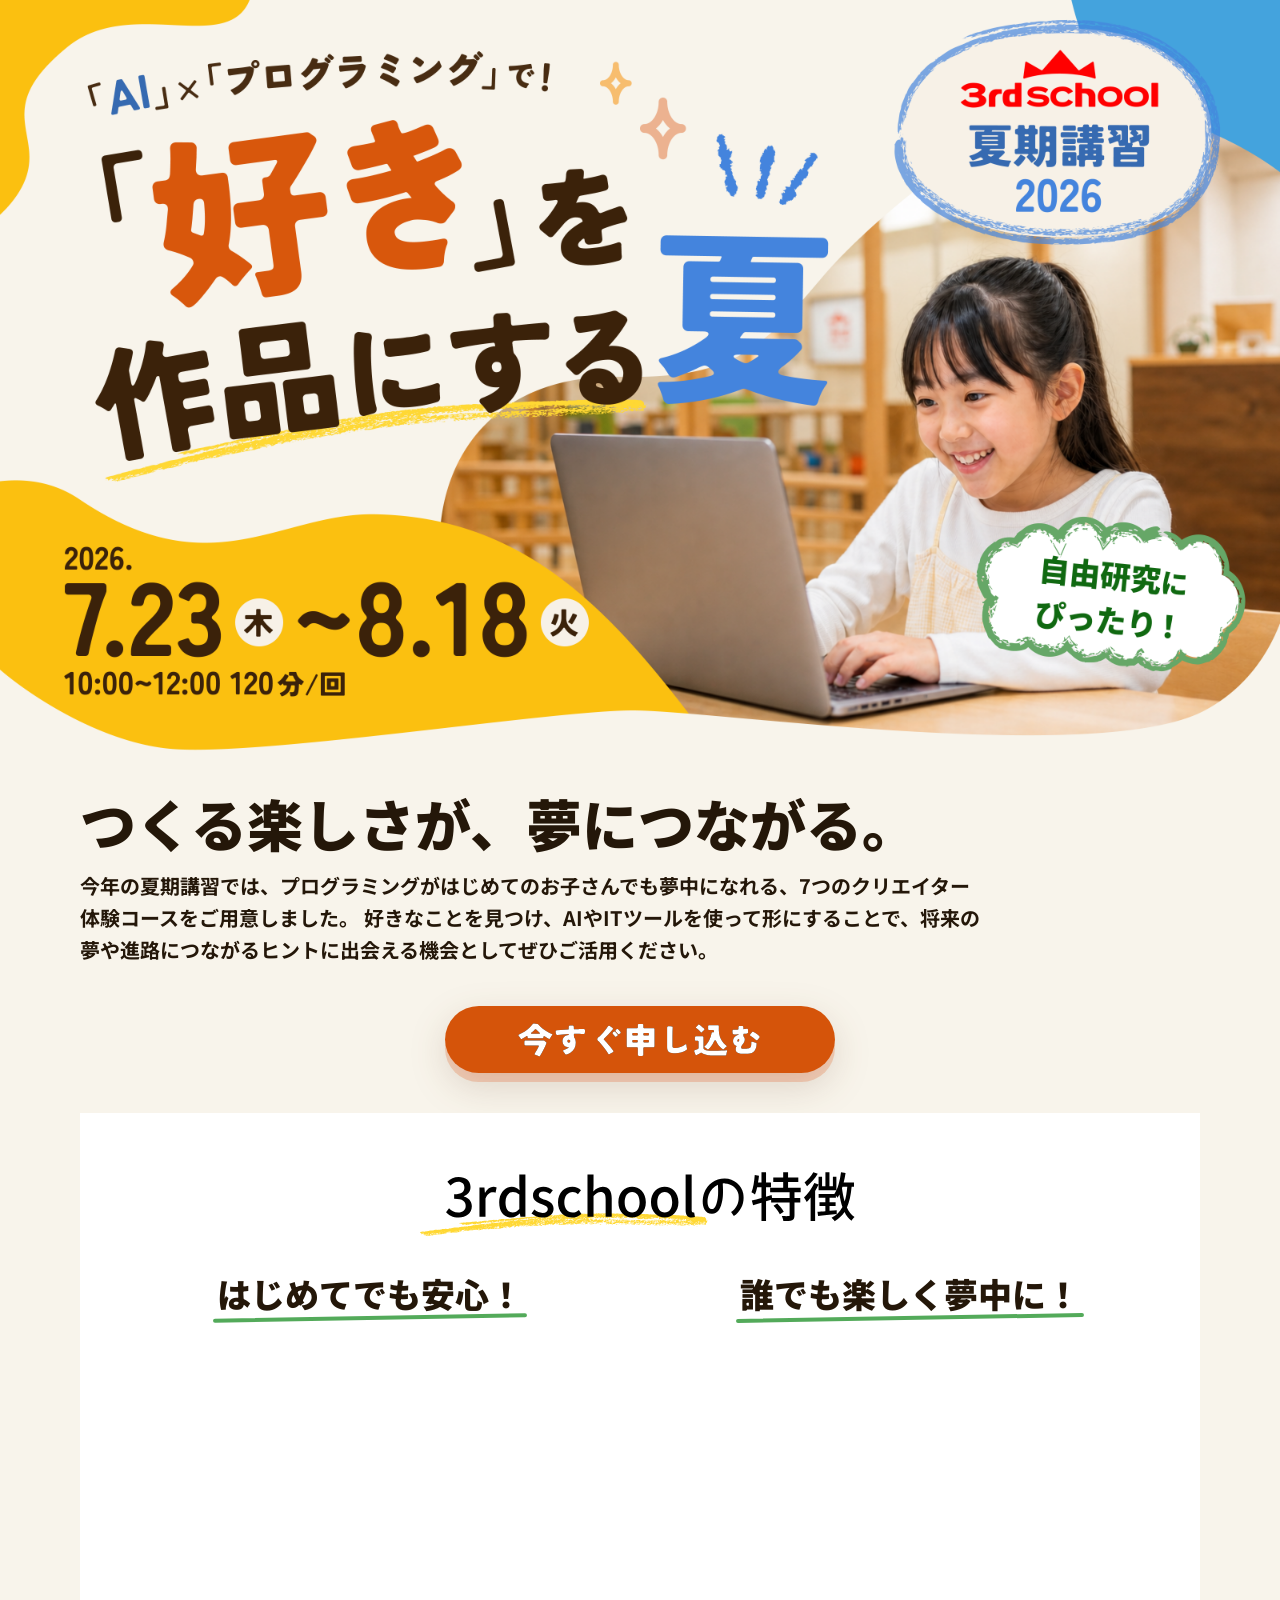
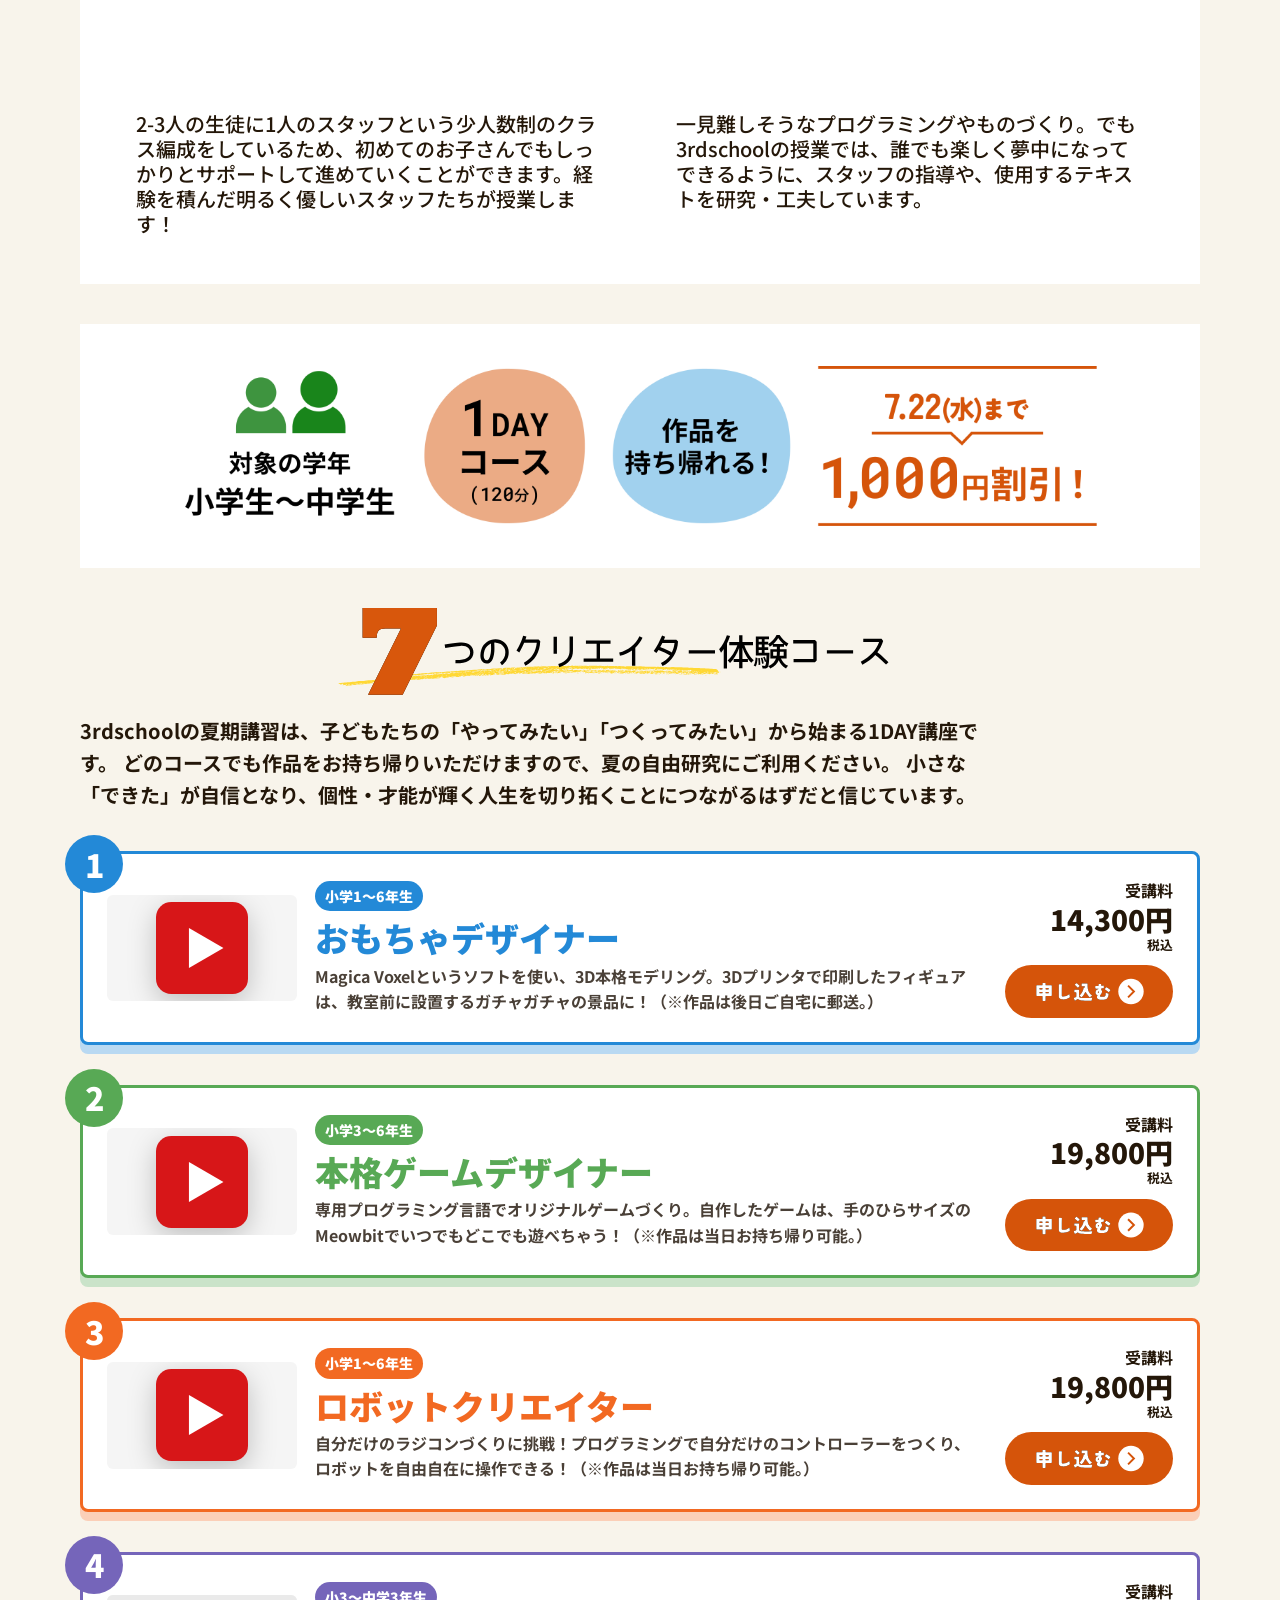
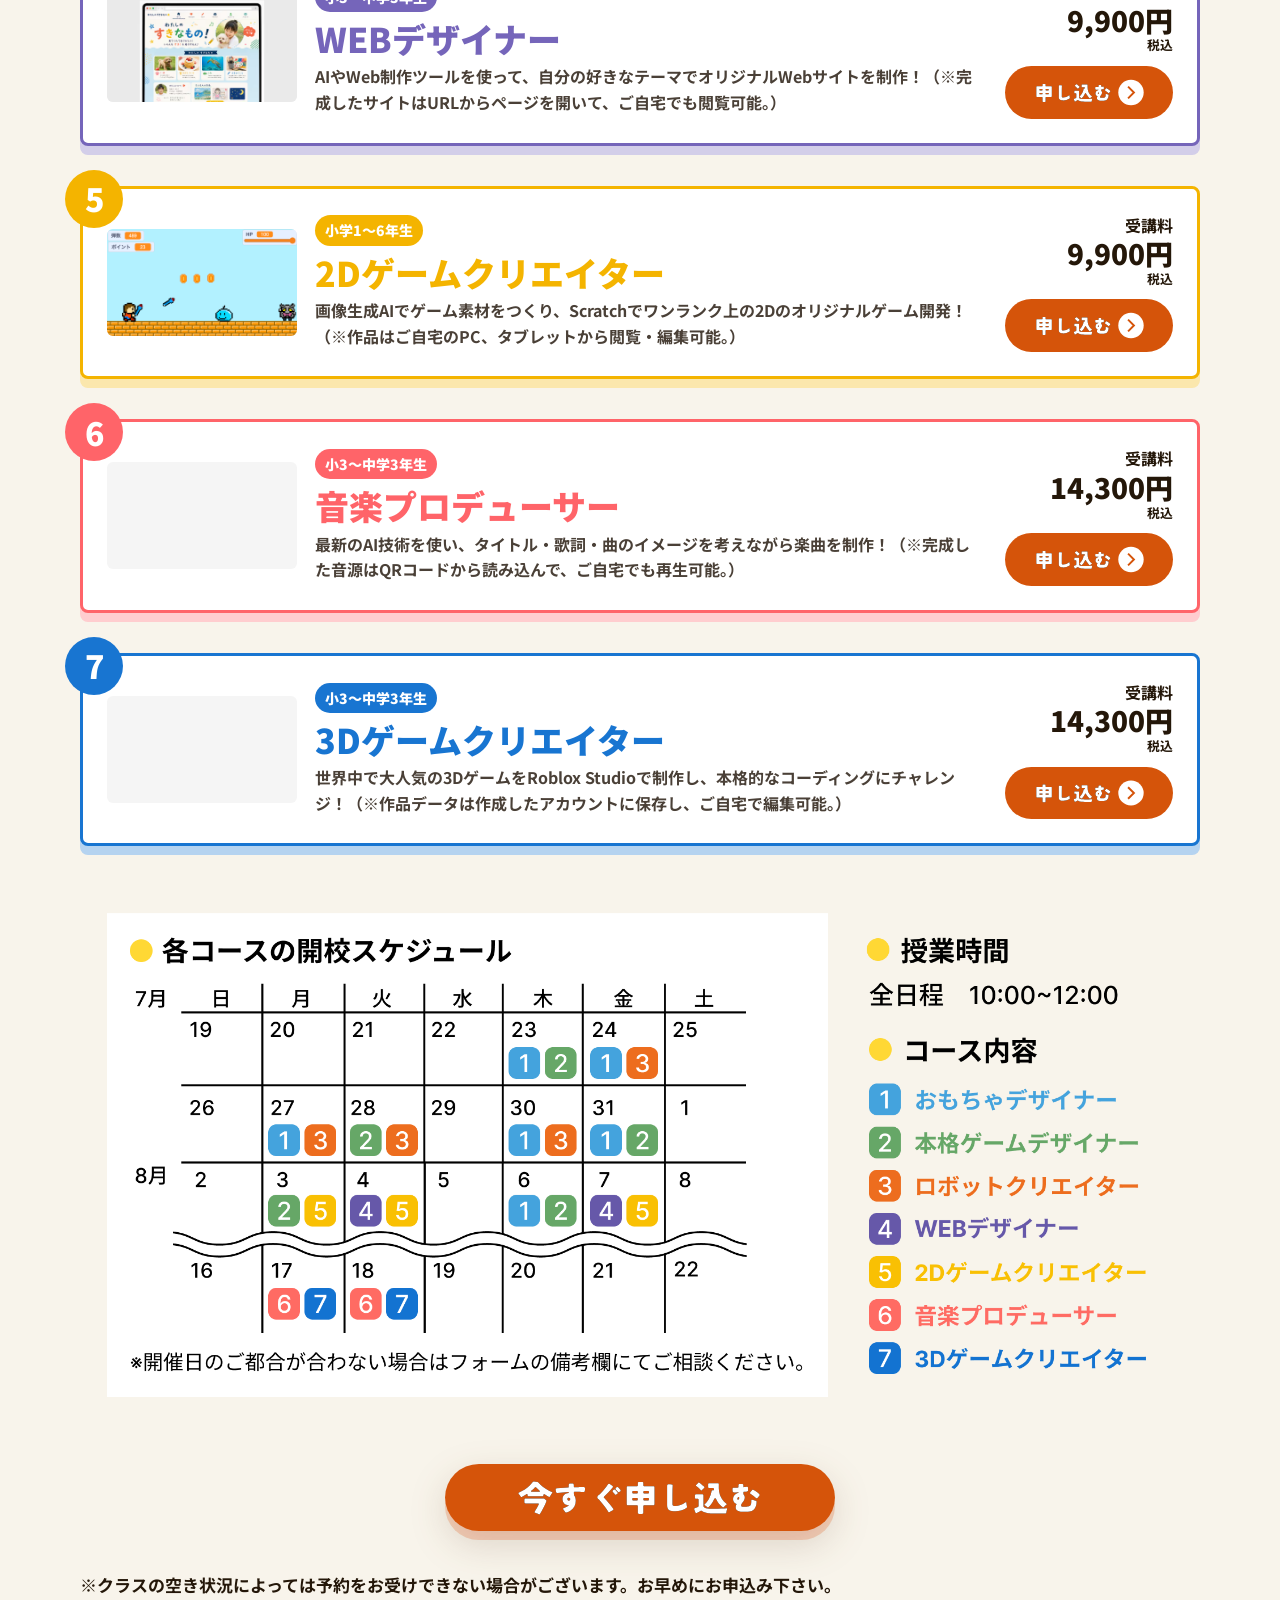
<file: index.html>
<!doctype html>
<html lang="ja">
  <head>
    <meta charset="utf-8" />
    <meta http-equiv="refresh" content="0; url=/summer2026/" />
    <title>3rdschool 夏期講習2026</title>
  </head>
  <body>
    <p><a href="/summer2026/">3rdschool 夏期講習2026</a></p>
  </body>
</html>
</file>
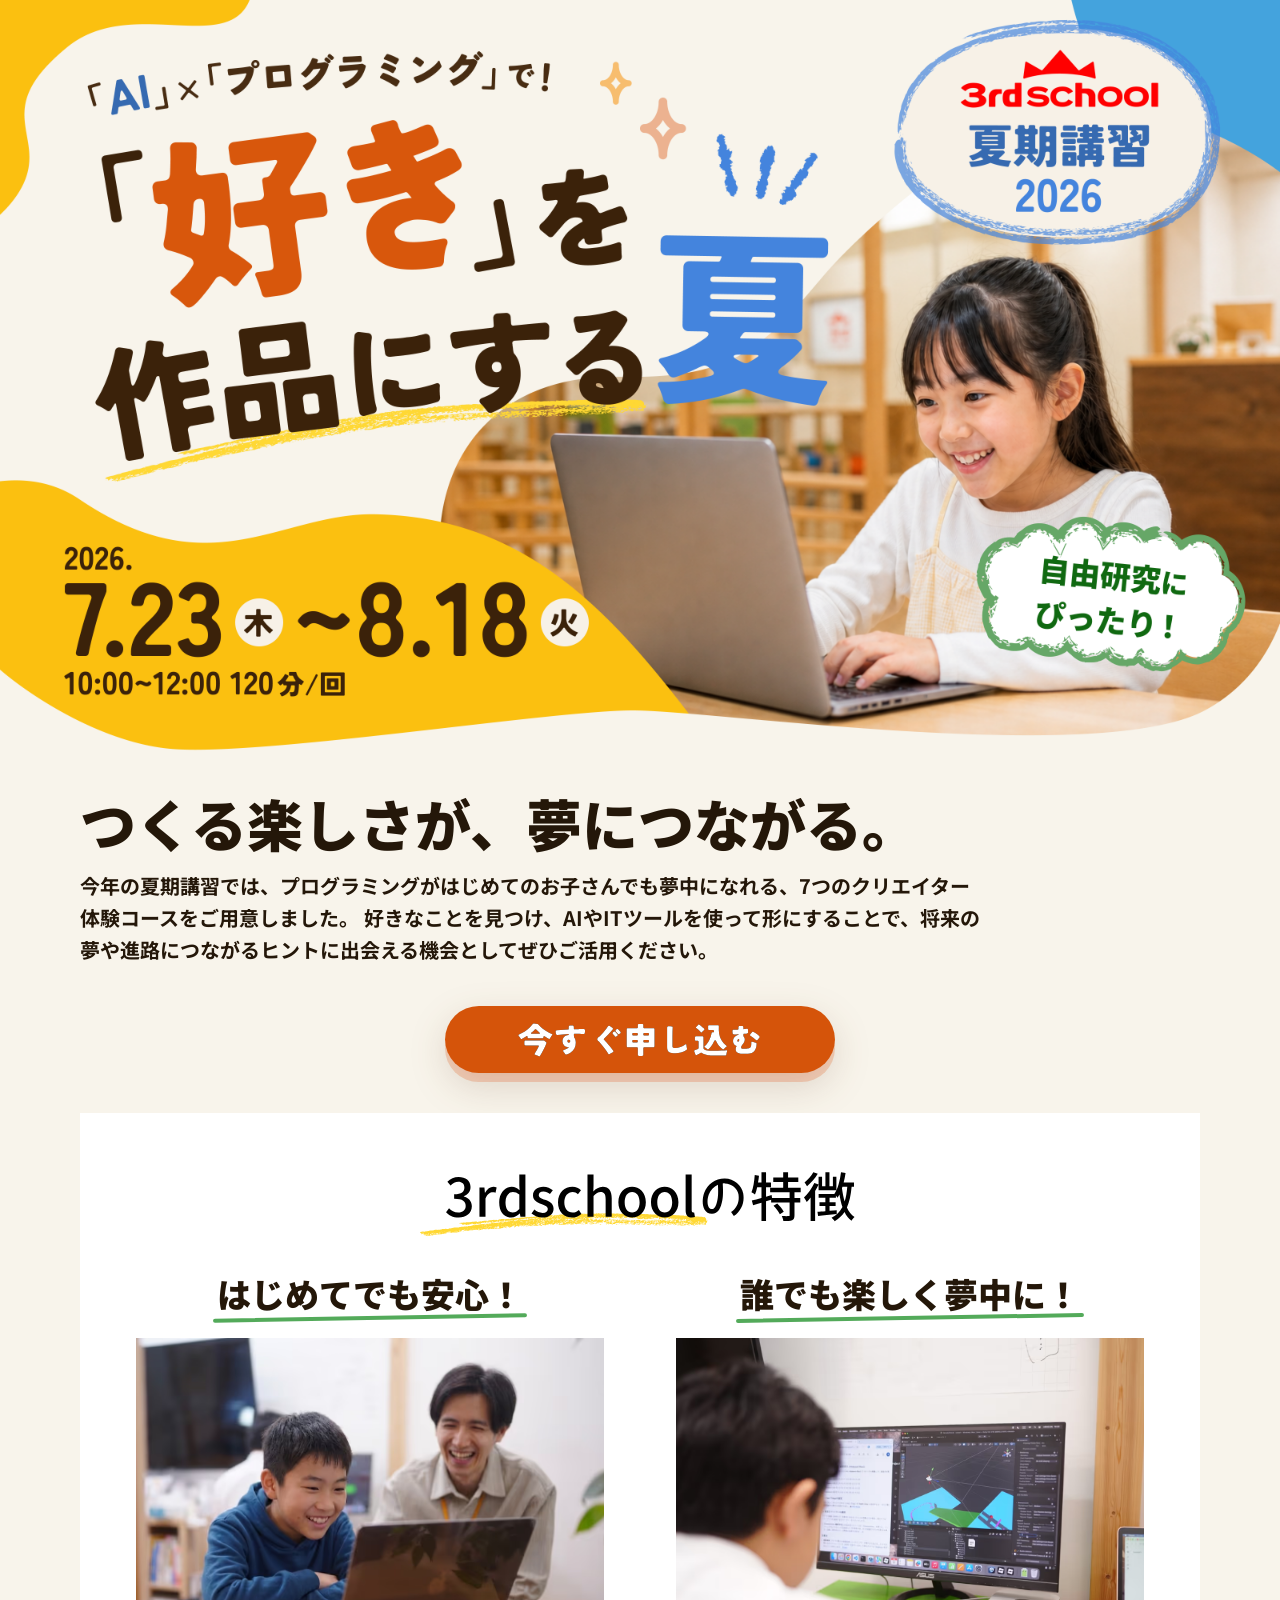
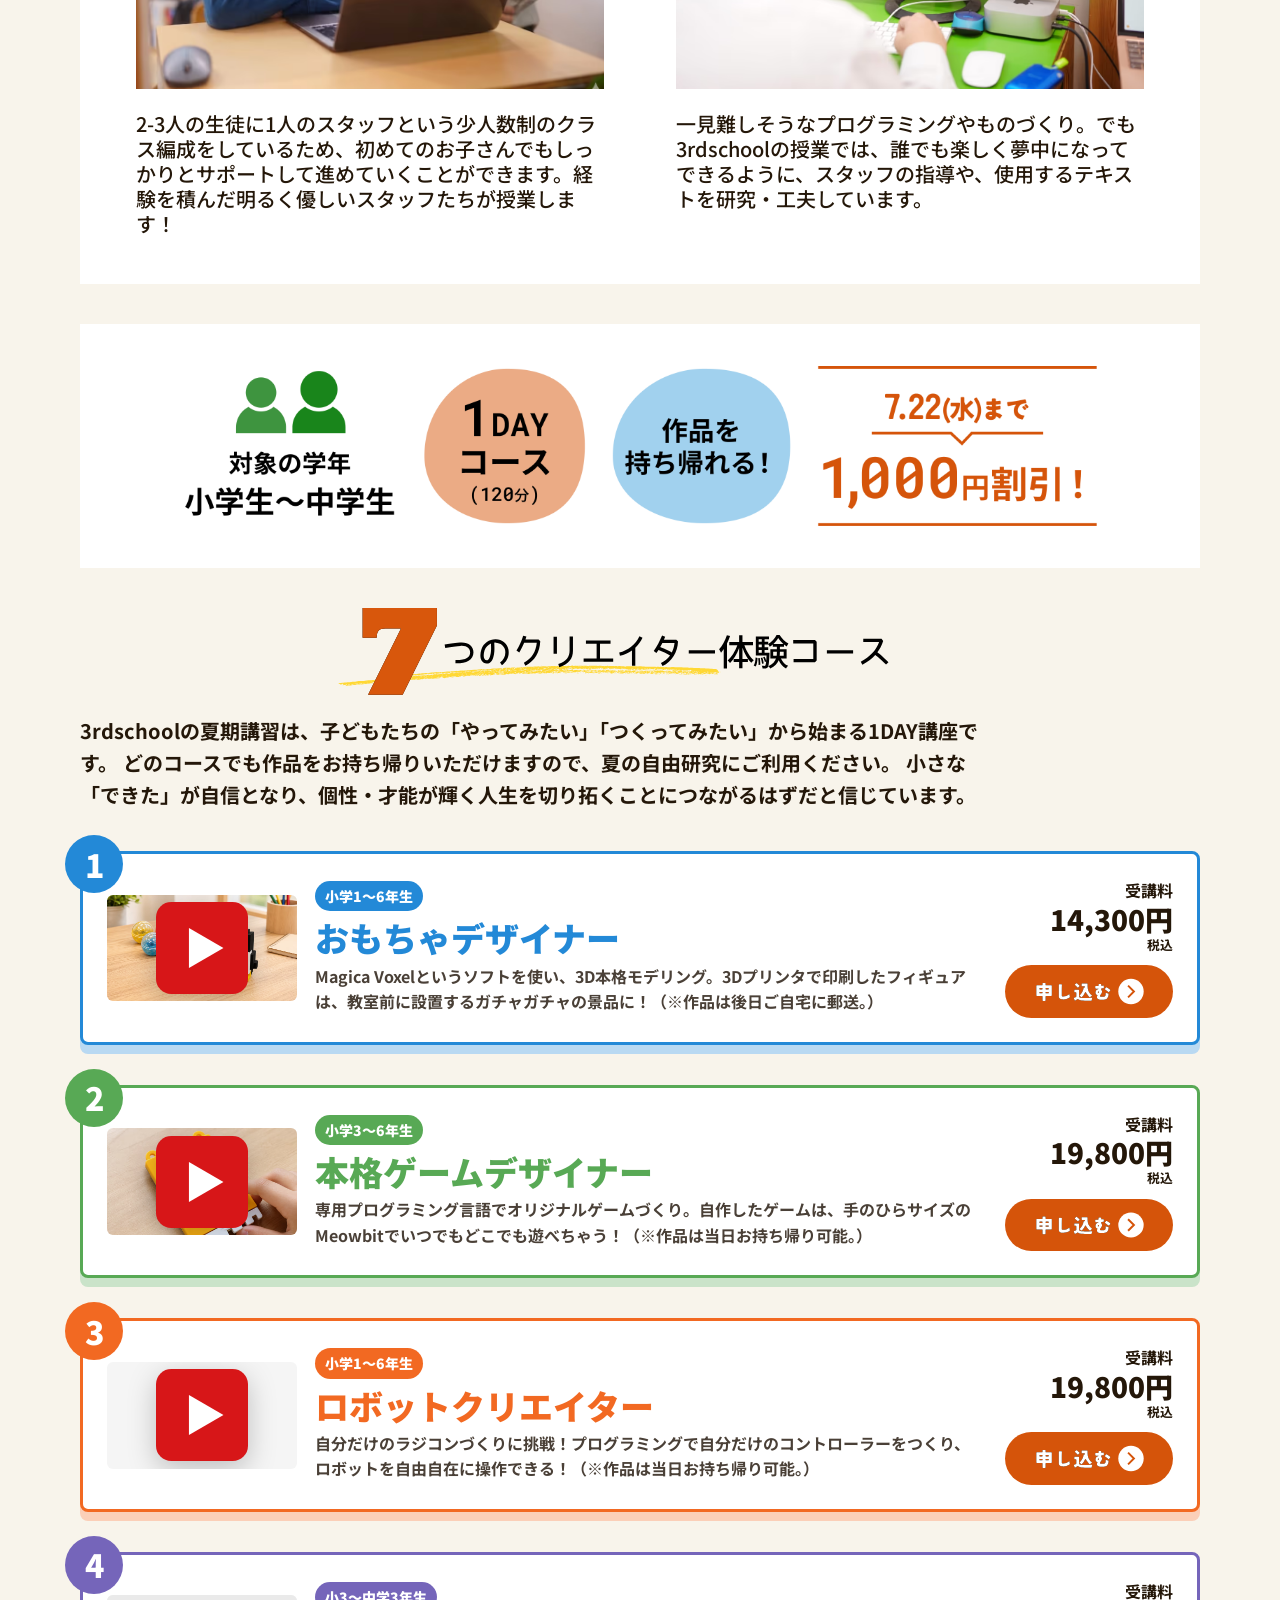
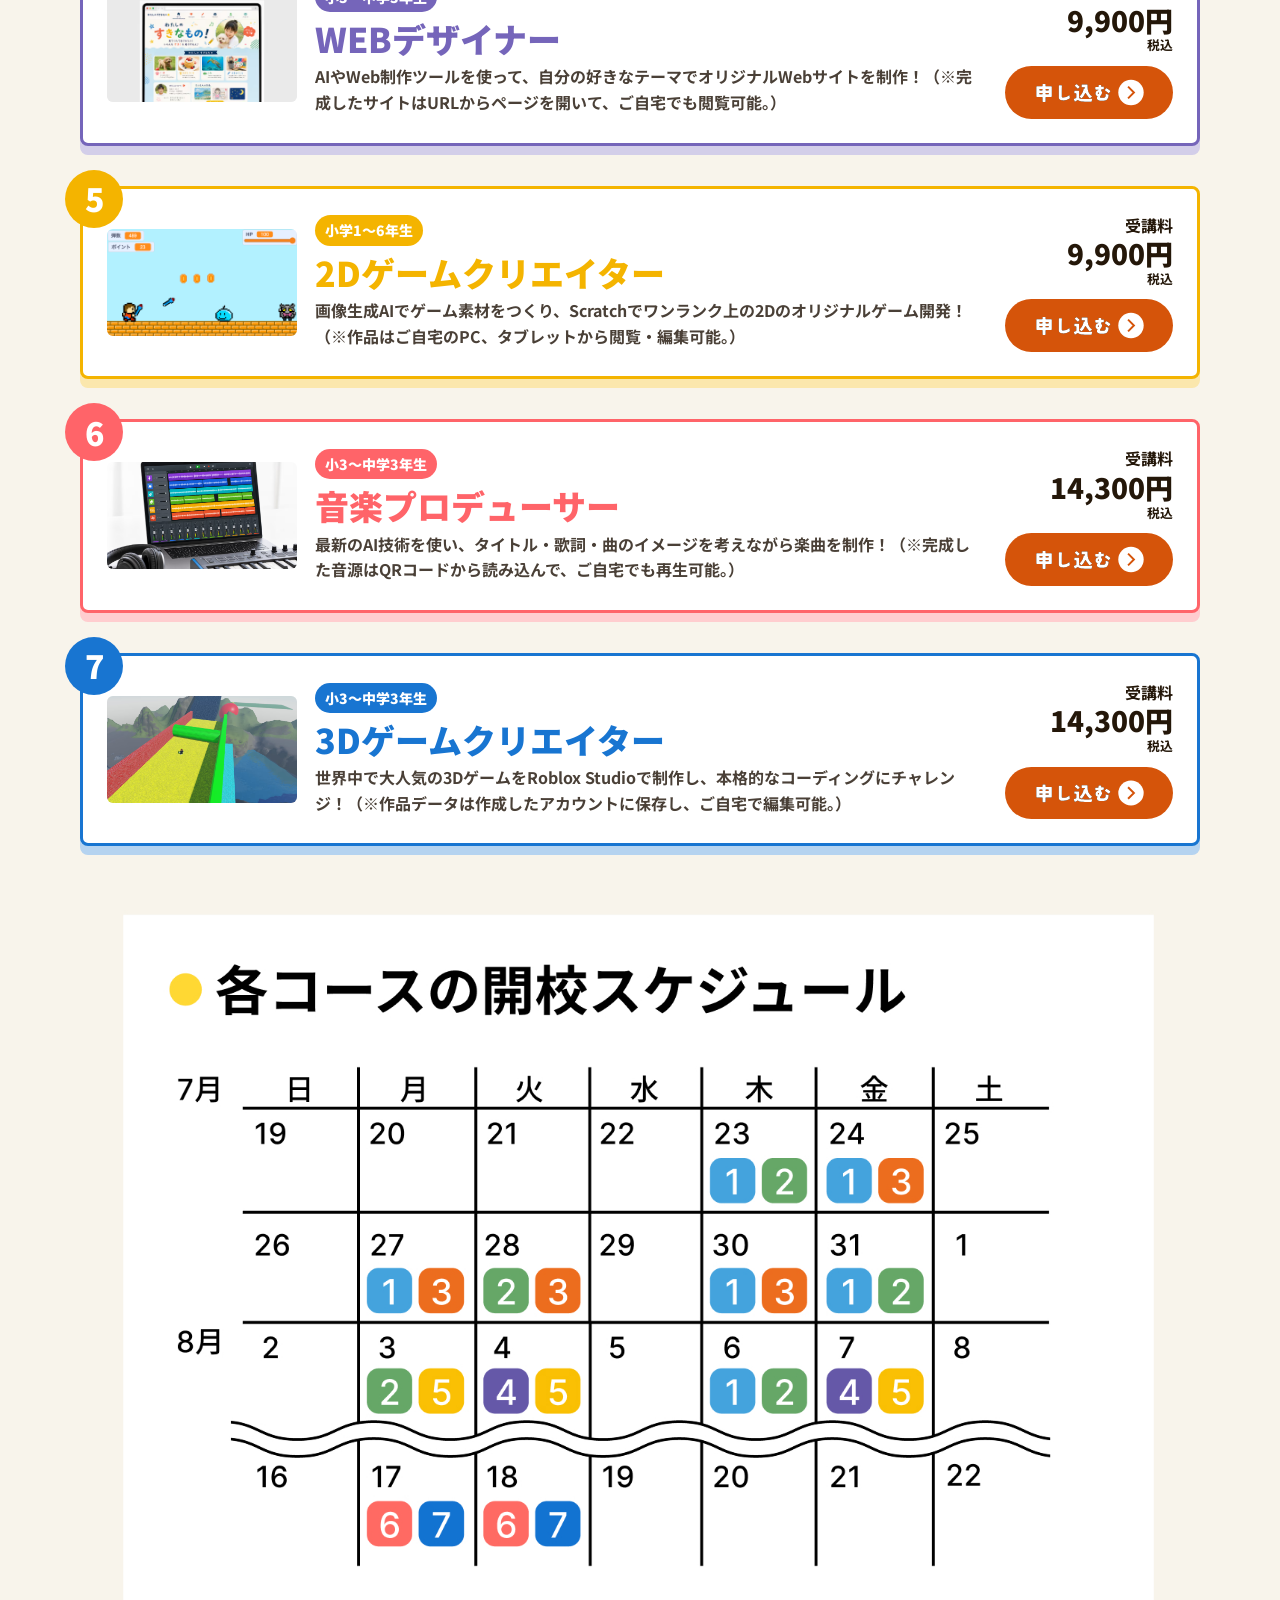
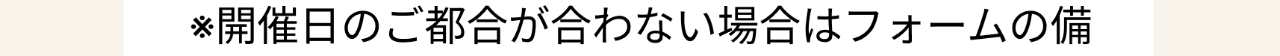
<file: summer2026/index.html>
<!DOCTYPE html><html lang="ja" prefix="og: https://ogp.me/ns#"> <head><meta charset="UTF-8"><meta name="viewport" content="width=device-width, initial-scale=1.0"><meta name="description" content="3rdschoolの2026年夏期講習。AIとプログラミングで「好き」を作品にする、7つのクリエイター体験コースをご案内します。"><link rel="canonical" href="https://peio-day.github.io/summer2026/"><link rel="icon" type="image/svg+xml" href="/favicon.svg"><link rel="preconnect" href="https://fonts.googleapis.com"><link rel="preconnect" href="https://fonts.gstatic.com" crossorigin><link href="https://fonts.googleapis.com/css2?family=Noto+Sans+JP:wght@400;500;700&family=Monomaniac+One&family=Yomogi&display=swap" rel="stylesheet"><meta name="generator" content="Astro v6.2.1"><meta property="og:type" content="website"><meta property="og:site_name" content="3rdschool"><meta property="og:url" content="https://peio-day.github.io/summer2026/"><meta property="og:title" content="夏期講習2026 | 3rdschool"><meta property="og:description" content="3rdschoolの2026年夏期講習。AIとプログラミングで「好き」を作品にする、7つのクリエイター体験コースをご案内します。"><meta property="og:image" content="https://peio-day.github.io/images/summer2026/key-visual-pc.png"><meta property="og:locale" content="ja_JP"><meta name="twitter:card" content="summary_large_image"><meta name="twitter:title" content="夏期講習2026 | 3rdschool"><meta name="twitter:description" content="3rdschoolの2026年夏期講習。AIとプログラミングで「好き」を作品にする、7つのクリエイター体験コースをご案内します。"><meta name="twitter:image" content="https://peio-day.github.io/images/summer2026/key-visual-pc.png"><script type="application/ld+json">{"@context":"https://schema.org","@graph":[{"@type":"WebSite","@id":"https://peio-day.github.io/#website","name":"3rdschool","url":"https://peio-day.github.io/","inLanguage":"ja","publisher":{"@id":"https://peio-day.github.io/#school"}},{"@type":"EducationalOrganization","@id":"https://peio-day.github.io/#school","name":"3rdschool","alternateName":"サードスクール","description":"3rdschool（サードスクール）は、小中高生向けのロボット教室・プログラミング教室です。一人ひとりに合わせた個別最適化カリキュラムで、プログラミングやものづくりを通して自分らしさを育みます。","url":"https://peio-day.github.io/","logo":"https://peio-day.github.io/images/logo.svg","image":"https://peio-day.github.io/images/summer2026/key-visual-pc.png","telephone":"0422-27-6718","address":{"@type":"PostalAddress","postalCode":"180-0004","addressRegion":"東京都","addressLocality":"武蔵野市","streetAddress":"吉祥寺本町2-17-2 マリオンワンビルB1","addressCountry":"JP"},"areaServed":["武蔵野市","吉祥寺","東京都"]},{"@type":"WebPage","@id":"https://peio-day.github.io/summer2026/#webpage","url":"https://peio-day.github.io/summer2026/","name":"夏期講習2026 | 3rdschool","description":"3rdschoolの2026年夏期講習。AIとプログラミングで「好き」を作品にする、7つのクリエイター体験コースをご案内します。","isPartOf":{"@id":"https://peio-day.github.io/#website"},"about":{"@id":"https://peio-day.github.io/#school"},"inLanguage":"ja"}]}</script><title>夏期講習2026 | 3rdschool</title><link rel="stylesheet" href="/_astro/Layout.C4W0TdQ2.css">
<link rel="stylesheet" href="/_astro/summer2026@_@astro.SPBVrMP7.css"></head> <body class="bg-white">  <main class="summer-lp" data-astro-cid-hf2qwijf> <section class="hero" aria-label="3rdschool 夏期講習2026 キービジュアル" data-astro-cid-hf2qwijf> <picture data-astro-cid-hf2qwijf> <source media="(min-width: 640px)" srcset="/images/summer2026/key-visual-pc.png" data-astro-cid-hf2qwijf> <img class="hero-image" src="/images/summer2026/key-visual-sp.png" alt="3rdschool 夏期講習2026。AIとプログラミングで好きを作品にする夏。2026年7月23日から8月18日、10時から12時、120分。自由研究にぴったり。" data-astro-cid-hf2qwijf> </picture> </section> <section class="school-message" aria-labelledby="school-message-title" data-astro-cid-hf2qwijf> <div class="school-message-inner" data-astro-cid-hf2qwijf> <h2 id="school-message-title" data-astro-cid-hf2qwijf>つくる楽しさが、夢につながる。</h2> <p class="school-message-text" data-astro-cid-hf2qwijf>
今年の夏期講習では、プログラミングがはじめてのお子さんでも夢中になれる、7つのクリエイター体験コースをご用意しました。
          好きなことを見つけ、AIやITツールを使って形にすることで、将来の夢や進路につながるヒントに出会える機会としてぜひご活用ください。
</p> </div> </section> <section class="apply-visual" aria-label="夏期講習のお申込み" data-astro-cid-hf2qwijf> <a href="https://docs.google.com/forms/d/e/1FAIpQLSduN8MooOyiQz0dYgE5mBv_ekLYyKH8mfT1qX-mjgwdYYF5_A/viewform?usp=header" target="_blank" rel="noopener noreferrer" data-astro-cid-hf2qwijf> <img src="/images/summer2026/apply-button.svg" alt="今すぐ申し込む" data-astro-cid-hf2qwijf> </a> </section> <section class="features" aria-labelledby="features-title" data-astro-cid-hf2qwijf> <div class="section-heading" data-astro-cid-hf2qwijf> <h2 id="features-title" class="feature-title" data-astro-cid-hf2qwijf> <img src="/images/summer2026/feature-title.svg" alt="3rdschoolの特徴" loading="eager" data-astro-cid-hf2qwijf> </h2> </div> <div class="feature-list" data-astro-cid-hf2qwijf> <article class="feature-item" data-astro-cid-hf2qwijf> <h3 data-astro-cid-hf2qwijf>はじめてでも安心！</h3> <picture data-optimized-picture><source type="image/avif" srcset="/images/summer2026/_optimized/feature-support-320.avif 320w, /images/summer2026/_optimized/feature-support-480.avif 480w, /images/summer2026/_optimized/feature-support-768.avif 768w, /images/summer2026/_optimized/feature-support-1024.avif 1024w, /images/summer2026/_optimized/feature-support-1111.avif 1111w" sizes="100vw"><source type="image/webp" srcset="/images/summer2026/_optimized/feature-support-320.webp 320w, /images/summer2026/_optimized/feature-support-480.webp 480w, /images/summer2026/_optimized/feature-support-768.webp 768w, /images/summer2026/_optimized/feature-support-1024.webp 1024w, /images/summer2026/_optimized/feature-support-1111.webp 1111w" sizes="100vw"><img src="/images/summer2026/_optimized/feature-support-1111.jpg" alt="スタッフが子どもに寄り添って制作をサポートしている様子" loading="lazy" data-astro-cid-hf2qwijf srcset="/images/summer2026/_optimized/feature-support-320.jpg 320w, /images/summer2026/_optimized/feature-support-480.jpg 480w, /images/summer2026/_optimized/feature-support-768.jpg 768w, /images/summer2026/_optimized/feature-support-1024.jpg 1024w, /images/summer2026/_optimized/feature-support-1111.jpg 1111w" sizes="100vw" width="1111" height="776" decoding="async"></picture> <p data-astro-cid-hf2qwijf>
2-3人の生徒に1人のスタッフという少人数制のクラス編成をしているため、初めてのお子さんでもしっかりとサポートして進めていくことができます。経験を積んだ明るく優しいスタッフたちが授業します！
</p> </article> <article class="feature-item" data-astro-cid-hf2qwijf> <h3 data-astro-cid-hf2qwijf>誰でも楽しく夢中に！</h3> <picture data-optimized-picture><source type="image/avif" srcset="/images/summer2026/_optimized/feature-focus-320.avif 320w, /images/summer2026/_optimized/feature-focus-480.avif 480w, /images/summer2026/_optimized/feature-focus-768.avif 768w, /images/summer2026/_optimized/feature-focus-1024.avif 1024w, /images/summer2026/_optimized/feature-focus-1400.avif 1400w" sizes="100vw"><source type="image/webp" srcset="/images/summer2026/_optimized/feature-focus-320.webp 320w, /images/summer2026/_optimized/feature-focus-480.webp 480w, /images/summer2026/_optimized/feature-focus-768.webp 768w, /images/summer2026/_optimized/feature-focus-1024.webp 1024w, /images/summer2026/_optimized/feature-focus-1400.webp 1400w" sizes="100vw"><img src="/images/summer2026/_optimized/feature-focus-1400.jpg" alt="子どもが3D制作画面を見ながらプログラミングに取り組んでいる様子" loading="lazy" data-astro-cid-hf2qwijf srcset="/images/summer2026/_optimized/feature-focus-320.jpg 320w, /images/summer2026/_optimized/feature-focus-480.jpg 480w, /images/summer2026/_optimized/feature-focus-768.jpg 768w, /images/summer2026/_optimized/feature-focus-1024.jpg 1024w, /images/summer2026/_optimized/feature-focus-1400.jpg 1400w" sizes="100vw" width="1400" height="933" decoding="async"></picture> <p data-astro-cid-hf2qwijf>
一見難しそうなプログラミングやものづくり。でも3rdschoolの授業では、誰でも楽しく夢中になってできるように、スタッフの指導や、使用するテキストを研究・工夫しています。
</p> </article> </div> </section> <section class="highlights" aria-label="夏期講習の特徴" data-astro-cid-hf2qwijf> <img class="highlights-pc" src="/images/summer2026/highlights-pc.png" alt="対象の学年 小学生から中学生、1DAYコース120分、作品を持ち帰れる、7月22日まで1,000円割引" loading="eager" data-astro-cid-hf2qwijf> <img class="highlights-sp" src="/images/summer2026/highlights-sp.png" alt="対象の学年 小学生から中学生、1DAYコース120分、作品を持ち帰れる、7月22日まで1,000円割引" loading="eager" data-astro-cid-hf2qwijf> </section> <section class="intro-section" aria-labelledby="intro-title" data-astro-cid-hf2qwijf> <div class="section-heading" data-astro-cid-hf2qwijf> <h2 id="intro-title" class="creator-title" data-astro-cid-hf2qwijf> <img src="/images/summer2026/creator-course-title.svg" alt="7つのクリエイター体験コース" loading="eager" data-astro-cid-hf2qwijf> </h2> </div> <p class="intro-text" data-astro-cid-hf2qwijf>
3rdschoolの夏期講習は、子どもたちの「やってみたい」「つくってみたい」から始まる1DAY講座です。
        どのコースでも作品をお持ち帰りいただけますので、夏の自由研究にご利用ください。
        小さな「できた」が自信となり、個性・才能が輝く人生を切り拓くことにつながるはずだと信じています。
</p> </section> <section class="courses" aria-label="コース一覧" data-astro-cid-hf2qwijf> <article class="course-card" style="--course-color: #2389d7" data-astro-cid-hf2qwijf> <div class="course-number" data-astro-cid-hf2qwijf>1</div> <button class="course-media course-video-link" type="button" data-video-url="https://youtu.be/-Th_fLMg3TQ" data-video-title="おもちゃデザイナーの動画" aria-label="おもちゃデザイナーの動画を見る" data-astro-cid-hf2qwijf> <picture data-optimized-picture><source type="image/avif" srcset="/images/summer2026/_optimized/course-toy-320.avif 320w, /images/summer2026/_optimized/course-toy-480.avif 480w, /images/summer2026/_optimized/course-toy-768.avif 768w, /images/summer2026/_optimized/course-toy-1024.avif 1024w, /images/summer2026/_optimized/course-toy-1440.avif 1440w, /images/summer2026/_optimized/course-toy-1672.avif 1672w" sizes="100vw"><source type="image/webp" srcset="/images/summer2026/_optimized/course-toy-320.webp 320w, /images/summer2026/_optimized/course-toy-480.webp 480w, /images/summer2026/_optimized/course-toy-768.webp 768w, /images/summer2026/_optimized/course-toy-1024.webp 1024w, /images/summer2026/_optimized/course-toy-1440.webp 1440w, /images/summer2026/_optimized/course-toy-1672.webp 1672w" sizes="100vw"><img class="course-image" src="/images/summer2026/_optimized/course-toy-1672.jpg" alt="" loading="lazy" data-astro-cid-hf2qwijf srcset="/images/summer2026/_optimized/course-toy-320.jpg 320w, /images/summer2026/_optimized/course-toy-480.jpg 480w, /images/summer2026/_optimized/course-toy-768.jpg 768w, /images/summer2026/_optimized/course-toy-1024.jpg 1024w, /images/summer2026/_optimized/course-toy-1440.jpg 1440w, /images/summer2026/_optimized/course-toy-1672.jpg 1672w" sizes="100vw" width="1672" height="941" decoding="async"></picture> <img class="course-play-button" src="/images/summer2026/play-button.svg" alt="" aria-hidden="true" loading="lazy" data-astro-cid-hf2qwijf> </button> <div class="course-body" data-astro-cid-hf2qwijf> <span class="target" data-astro-cid-hf2qwijf>小学1〜6年生</span> <h3 data-astro-cid-hf2qwijf>おもちゃデザイナー</h3> <p data-astro-cid-hf2qwijf>Magica Voxelというソフトを使い、3D本格モデリング。3Dプリンタで印刷したフィギュアは、教室前に設置するガチャガチャの景品に！（※作品は後日ご自宅に郵送。）</p> </div> <div class="course-footer" data-astro-cid-hf2qwijf> <div class="course-price" data-astro-cid-hf2qwijf> <span data-astro-cid-hf2qwijf>受講料</span> <strong data-astro-cid-hf2qwijf>14,300円</strong> <small data-astro-cid-hf2qwijf>税込</small> </div> <a class="course-apply" href="https://docs.google.com/forms/d/e/1FAIpQLSduN8MooOyiQz0dYgE5mBv_ekLYyKH8mfT1qX-mjgwdYYF5_A/viewform?usp=header" target="_blank" rel="noopener noreferrer" data-astro-cid-hf2qwijf> <img src="/images/summer2026/apply-button-small.svg" alt="おもちゃデザイナーに申し込む" loading="lazy" data-astro-cid-hf2qwijf> </a> </div> </article><article class="course-card" style="--course-color: #58a955" data-astro-cid-hf2qwijf> <div class="course-number" data-astro-cid-hf2qwijf>2</div> <button class="course-media course-video-link" type="button" data-video-url="https://youtu.be/zS_Z43B3f7M" data-video-title="本格ゲームデザイナーの動画" aria-label="本格ゲームデザイナーの動画を見る" data-astro-cid-hf2qwijf> <picture data-optimized-picture><source type="image/avif" srcset="/images/summer2026/_optimized/course-game-320.avif 320w, /images/summer2026/_optimized/course-game-480.avif 480w, /images/summer2026/_optimized/course-game-768.avif 768w, /images/summer2026/_optimized/course-game-1024.avif 1024w, /images/summer2026/_optimized/course-game-1402.avif 1402w" sizes="100vw"><source type="image/webp" srcset="/images/summer2026/_optimized/course-game-320.webp 320w, /images/summer2026/_optimized/course-game-480.webp 480w, /images/summer2026/_optimized/course-game-768.webp 768w, /images/summer2026/_optimized/course-game-1024.webp 1024w, /images/summer2026/_optimized/course-game-1402.webp 1402w" sizes="100vw"><img class="course-image" src="/images/summer2026/_optimized/course-game-1402.jpg" alt="" loading="lazy" data-astro-cid-hf2qwijf srcset="/images/summer2026/_optimized/course-game-320.jpg 320w, /images/summer2026/_optimized/course-game-480.jpg 480w, /images/summer2026/_optimized/course-game-768.jpg 768w, /images/summer2026/_optimized/course-game-1024.jpg 1024w, /images/summer2026/_optimized/course-game-1402.jpg 1402w" sizes="100vw" width="1402" height="1122" decoding="async"></picture> <img class="course-play-button" src="/images/summer2026/play-button.svg" alt="" aria-hidden="true" loading="lazy" data-astro-cid-hf2qwijf> </button> <div class="course-body" data-astro-cid-hf2qwijf> <span class="target" data-astro-cid-hf2qwijf>小学3〜6年生</span> <h3 data-astro-cid-hf2qwijf>本格ゲームデザイナー</h3> <p data-astro-cid-hf2qwijf>専用プログラミング言語でオリジナルゲームづくり。自作したゲームは、手のひらサイズのMeowbitでいつでもどこでも遊べちゃう！（※作品は当日お持ち帰り可能。）</p> </div> <div class="course-footer" data-astro-cid-hf2qwijf> <div class="course-price" data-astro-cid-hf2qwijf> <span data-astro-cid-hf2qwijf>受講料</span> <strong data-astro-cid-hf2qwijf>19,800円</strong> <small data-astro-cid-hf2qwijf>税込</small> </div> <a class="course-apply" href="https://docs.google.com/forms/d/e/1FAIpQLSduN8MooOyiQz0dYgE5mBv_ekLYyKH8mfT1qX-mjgwdYYF5_A/viewform?usp=header" target="_blank" rel="noopener noreferrer" data-astro-cid-hf2qwijf> <img src="/images/summer2026/apply-button-small.svg" alt="本格ゲームデザイナーに申し込む" loading="lazy" data-astro-cid-hf2qwijf> </a> </div> </article><article class="course-card" style="--course-color: #f26922" data-astro-cid-hf2qwijf> <div class="course-number" data-astro-cid-hf2qwijf>3</div> <button class="course-media course-video-link" type="button" data-video-url="https://youtu.be/E_K2ymYAsv4" data-video-title="ロボットクリエイターの動画" aria-label="ロボットクリエイターの動画を見る" data-astro-cid-hf2qwijf> <picture data-optimized-picture><source type="image/avif" srcset="/images/summer2026/_optimized/course-robot-320.avif 320w, /images/summer2026/_optimized/course-robot-480.avif 480w, /images/summer2026/_optimized/course-robot-768.avif 768w, /images/summer2026/_optimized/course-robot-1024.avif 1024w, /images/summer2026/_optimized/course-robot-1440.avif 1440w, /images/summer2026/_optimized/course-robot-1504.avif 1504w" sizes="100vw"><source type="image/webp" srcset="/images/summer2026/_optimized/course-robot-320.webp 320w, /images/summer2026/_optimized/course-robot-480.webp 480w, /images/summer2026/_optimized/course-robot-768.webp 768w, /images/summer2026/_optimized/course-robot-1024.webp 1024w, /images/summer2026/_optimized/course-robot-1440.webp 1440w, /images/summer2026/_optimized/course-robot-1504.webp 1504w" sizes="100vw"><img class="course-image" src="/images/summer2026/_optimized/course-robot-1504.jpg" alt="" loading="lazy" data-astro-cid-hf2qwijf srcset="/images/summer2026/_optimized/course-robot-320.jpg 320w, /images/summer2026/_optimized/course-robot-480.jpg 480w, /images/summer2026/_optimized/course-robot-768.jpg 768w, /images/summer2026/_optimized/course-robot-1024.jpg 1024w, /images/summer2026/_optimized/course-robot-1440.jpg 1440w, /images/summer2026/_optimized/course-robot-1504.jpg 1504w" sizes="100vw" width="1504" height="1310" decoding="async"></picture> <img class="course-play-button" src="/images/summer2026/play-button.svg" alt="" aria-hidden="true" loading="lazy" data-astro-cid-hf2qwijf> </button> <div class="course-body" data-astro-cid-hf2qwijf> <span class="target" data-astro-cid-hf2qwijf>小学1〜6年生</span> <h3 data-astro-cid-hf2qwijf>ロボットクリエイター</h3> <p data-astro-cid-hf2qwijf>自分だけのラジコンづくりに挑戦！プログラミングで自分だけのコントローラーをつくり、ロボットを自由自在に操作できる！（※作品は当日お持ち帰り可能。）</p> </div> <div class="course-footer" data-astro-cid-hf2qwijf> <div class="course-price" data-astro-cid-hf2qwijf> <span data-astro-cid-hf2qwijf>受講料</span> <strong data-astro-cid-hf2qwijf>19,800円</strong> <small data-astro-cid-hf2qwijf>税込</small> </div> <a class="course-apply" href="https://docs.google.com/forms/d/e/1FAIpQLSduN8MooOyiQz0dYgE5mBv_ekLYyKH8mfT1qX-mjgwdYYF5_A/viewform?usp=header" target="_blank" rel="noopener noreferrer" data-astro-cid-hf2qwijf> <img src="/images/summer2026/apply-button-small.svg" alt="ロボットクリエイターに申し込む" loading="lazy" data-astro-cid-hf2qwijf> </a> </div> </article><article class="course-card" style="--course-color: #7565ba" data-astro-cid-hf2qwijf> <div class="course-number" data-astro-cid-hf2qwijf>4</div> <div class="course-media" data-astro-cid-hf2qwijf> <picture data-optimized-picture><source type="image/avif" srcset="/images/summer2026/_optimized/course-web-320.avif 320w, /images/summer2026/_optimized/course-web-432.avif 432w" sizes="432px"><source type="image/webp" srcset="/images/summer2026/_optimized/course-web-320.webp 320w, /images/summer2026/_optimized/course-web-432.webp 432w" sizes="432px"><img class="course-image" src="/images/summer2026/_optimized/course-web-432.jpg" alt="" loading="lazy" data-astro-cid-hf2qwijf srcset="/images/summer2026/_optimized/course-web-320.jpg 320w, /images/summer2026/_optimized/course-web-432.jpg 432w" sizes="432px" width="432" height="240" decoding="async"></picture> </div> <div class="course-body" data-astro-cid-hf2qwijf> <span class="target" data-astro-cid-hf2qwijf>小3〜中学3年生</span> <h3 data-astro-cid-hf2qwijf>WEBデザイナー</h3> <p data-astro-cid-hf2qwijf>AIやWeb制作ツールを使って、自分の好きなテーマでオリジナルWebサイトを制作！（※完成したサイトはURLからページを開いて、ご自宅でも閲覧可能。）</p> </div> <div class="course-footer" data-astro-cid-hf2qwijf> <div class="course-price" data-astro-cid-hf2qwijf> <span data-astro-cid-hf2qwijf>受講料</span> <strong data-astro-cid-hf2qwijf>9,900円</strong> <small data-astro-cid-hf2qwijf>税込</small> </div> <a class="course-apply" href="https://docs.google.com/forms/d/e/1FAIpQLSduN8MooOyiQz0dYgE5mBv_ekLYyKH8mfT1qX-mjgwdYYF5_A/viewform?usp=header" target="_blank" rel="noopener noreferrer" data-astro-cid-hf2qwijf> <img src="/images/summer2026/apply-button-small.svg" alt="WEBデザイナーに申し込む" loading="lazy" data-astro-cid-hf2qwijf> </a> </div> </article><article class="course-card" style="--course-color: #f4b400" data-astro-cid-hf2qwijf> <div class="course-number" data-astro-cid-hf2qwijf>5</div> <div class="course-media" data-astro-cid-hf2qwijf> <img class="course-image" src="/images/summer2026/course-2d.png" alt="" loading="lazy" data-astro-cid-hf2qwijf> </div> <div class="course-body" data-astro-cid-hf2qwijf> <span class="target" data-astro-cid-hf2qwijf>小学1〜6年生</span> <h3 data-astro-cid-hf2qwijf>2Dゲームクリエイター</h3> <p data-astro-cid-hf2qwijf>画像生成AIでゲーム素材をつくり、Scratchでワンランク上の2Dのオリジナルゲーム開発！（※作品はご自宅のPC、タブレットから閲覧・編集可能。）</p> </div> <div class="course-footer" data-astro-cid-hf2qwijf> <div class="course-price" data-astro-cid-hf2qwijf> <span data-astro-cid-hf2qwijf>受講料</span> <strong data-astro-cid-hf2qwijf>9,900円</strong> <small data-astro-cid-hf2qwijf>税込</small> </div> <a class="course-apply" href="https://docs.google.com/forms/d/e/1FAIpQLSduN8MooOyiQz0dYgE5mBv_ekLYyKH8mfT1qX-mjgwdYYF5_A/viewform?usp=header" target="_blank" rel="noopener noreferrer" data-astro-cid-hf2qwijf> <img src="/images/summer2026/apply-button-small.svg" alt="2Dゲームクリエイターに申し込む" loading="lazy" data-astro-cid-hf2qwijf> </a> </div> </article><article class="course-card" style="--course-color: #ff6469" data-astro-cid-hf2qwijf> <div class="course-number" data-astro-cid-hf2qwijf>6</div> <div class="course-media" data-astro-cid-hf2qwijf> <picture data-optimized-picture><source type="image/avif" srcset="/images/summer2026/_optimized/course-music-320.avif 320w, /images/summer2026/_optimized/course-music-480.avif 480w, /images/summer2026/_optimized/course-music-768.avif 768w, /images/summer2026/_optimized/course-music-1024.avif 1024w, /images/summer2026/_optimized/course-music-1440.avif 1440w, /images/summer2026/_optimized/course-music-1448.avif 1448w" sizes="100vw"><source type="image/webp" srcset="/images/summer2026/_optimized/course-music-320.webp 320w, /images/summer2026/_optimized/course-music-480.webp 480w, /images/summer2026/_optimized/course-music-768.webp 768w, /images/summer2026/_optimized/course-music-1024.webp 1024w, /images/summer2026/_optimized/course-music-1440.webp 1440w, /images/summer2026/_optimized/course-music-1448.webp 1448w" sizes="100vw"><img class="course-image" src="/images/summer2026/_optimized/course-music-1448.jpg" alt="" loading="lazy" data-astro-cid-hf2qwijf srcset="/images/summer2026/_optimized/course-music-320.jpg 320w, /images/summer2026/_optimized/course-music-480.jpg 480w, /images/summer2026/_optimized/course-music-768.jpg 768w, /images/summer2026/_optimized/course-music-1024.jpg 1024w, /images/summer2026/_optimized/course-music-1440.jpg 1440w, /images/summer2026/_optimized/course-music-1448.jpg 1448w" sizes="100vw" width="1448" height="1086" decoding="async"></picture> </div> <div class="course-body" data-astro-cid-hf2qwijf> <span class="target" data-astro-cid-hf2qwijf>小3〜中学3年生</span> <h3 data-astro-cid-hf2qwijf>音楽プロデューサー</h3> <p data-astro-cid-hf2qwijf>最新のAI技術を使い、タイトル・歌詞・曲のイメージを考えながら楽曲を制作！（※完成した音源はQRコードから読み込んで、ご自宅でも再生可能。）</p> </div> <div class="course-footer" data-astro-cid-hf2qwijf> <div class="course-price" data-astro-cid-hf2qwijf> <span data-astro-cid-hf2qwijf>受講料</span> <strong data-astro-cid-hf2qwijf>14,300円</strong> <small data-astro-cid-hf2qwijf>税込</small> </div> <a class="course-apply" href="https://docs.google.com/forms/d/e/1FAIpQLSduN8MooOyiQz0dYgE5mBv_ekLYyKH8mfT1qX-mjgwdYYF5_A/viewform?usp=header" target="_blank" rel="noopener noreferrer" data-astro-cid-hf2qwijf> <img src="/images/summer2026/apply-button-small.svg" alt="音楽プロデューサーに申し込む" loading="lazy" data-astro-cid-hf2qwijf> </a> </div> </article><article class="course-card" style="--course-color: #1875d1" data-astro-cid-hf2qwijf> <div class="course-number" data-astro-cid-hf2qwijf>7</div> <div class="course-media" data-astro-cid-hf2qwijf> <picture data-optimized-picture><source type="image/avif" srcset="/images/summer2026/_optimized/course-3d-320.avif 320w, /images/summer2026/_optimized/course-3d-480.avif 480w, /images/summer2026/_optimized/course-3d-768.avif 768w, /images/summer2026/_optimized/course-3d-1024.avif 1024w, /images/summer2026/_optimized/course-3d-1440.avif 1440w, /images/summer2026/_optimized/course-3d-1882.avif 1882w" sizes="100vw"><source type="image/webp" srcset="/images/summer2026/_optimized/course-3d-320.webp 320w, /images/summer2026/_optimized/course-3d-480.webp 480w, /images/summer2026/_optimized/course-3d-768.webp 768w, /images/summer2026/_optimized/course-3d-1024.webp 1024w, /images/summer2026/_optimized/course-3d-1440.webp 1440w, /images/summer2026/_optimized/course-3d-1882.webp 1882w" sizes="100vw"><img class="course-image" src="/images/summer2026/_optimized/course-3d-1882.jpg" alt="" loading="lazy" data-astro-cid-hf2qwijf srcset="/images/summer2026/_optimized/course-3d-320.jpg 320w, /images/summer2026/_optimized/course-3d-480.jpg 480w, /images/summer2026/_optimized/course-3d-768.jpg 768w, /images/summer2026/_optimized/course-3d-1024.jpg 1024w, /images/summer2026/_optimized/course-3d-1440.jpg 1440w, /images/summer2026/_optimized/course-3d-1882.jpg 1882w" sizes="100vw" width="1882" height="1302" decoding="async"></picture> </div> <div class="course-body" data-astro-cid-hf2qwijf> <span class="target" data-astro-cid-hf2qwijf>小3〜中学3年生</span> <h3 data-astro-cid-hf2qwijf>3Dゲームクリエイター</h3> <p data-astro-cid-hf2qwijf>世界中で大人気の3DゲームをRoblox Studioで制作し、本格的なコーディングにチャレンジ！（※作品データは作成したアカウントに保存し、ご自宅で編集可能。）</p> </div> <div class="course-footer" data-astro-cid-hf2qwijf> <div class="course-price" data-astro-cid-hf2qwijf> <span data-astro-cid-hf2qwijf>受講料</span> <strong data-astro-cid-hf2qwijf>14,300円</strong> <small data-astro-cid-hf2qwijf>税込</small> </div> <a class="course-apply" href="https://docs.google.com/forms/d/e/1FAIpQLSduN8MooOyiQz0dYgE5mBv_ekLYyKH8mfT1qX-mjgwdYYF5_A/viewform?usp=header" target="_blank" rel="noopener noreferrer" data-astro-cid-hf2qwijf> <img src="/images/summer2026/apply-button-small.svg" alt="3Dゲームクリエイターに申し込む" loading="lazy" data-astro-cid-hf2qwijf> </a> </div> </article> </section> <section class="info-grid" aria-label="開催情報" data-astro-cid-hf2qwijf> <article class="info-card schedule-card" data-astro-cid-hf2qwijf> <picture data-astro-cid-hf2qwijf> <source media="(min-width: 768px)" srcset="/images/summer2026/schedule-form-pc.png" data-astro-cid-hf2qwijf> <img src="/images/summer2026/schedule-form-sp.jpg" alt="2026年7月から8月の各コース開校スケジュール、授業時間、コース内容" loading="lazy" data-astro-cid-hf2qwijf> </picture> </article> </section> <section class="apply-visual apply-visual-bottom" aria-label="夏期講習のお申込み" data-astro-cid-hf2qwijf> <a href="https://docs.google.com/forms/d/e/1FAIpQLSduN8MooOyiQz0dYgE5mBv_ekLYyKH8mfT1qX-mjgwdYYF5_A/viewform?usp=header" target="_blank" rel="noopener noreferrer" data-astro-cid-hf2qwijf> <img src="/images/summer2026/apply-button.svg" alt="今すぐ申し込む" data-astro-cid-hf2qwijf> </a> </section> <section class="closing-note" aria-label="お申込みに関する注意事項" data-astro-cid-hf2qwijf> <p data-astro-cid-hf2qwijf>※クラスの空き状況によっては予約をお受けできない場合がございます。お早めにお申込み下さい。</p> </section> <div class="video-modal" data-video-modal hidden data-astro-cid-hf2qwijf> <div class="video-modal-backdrop" data-video-close data-astro-cid-hf2qwijf></div> <div class="video-modal-dialog" role="dialog" aria-modal="true" aria-label="コース紹介動画" data-astro-cid-hf2qwijf> <button class="video-modal-close" type="button" data-video-close aria-label="動画を閉じる" data-astro-cid-hf2qwijf>
×
</button> <iframe class="video-modal-iframe" data-video-iframe title="コース紹介動画" src="" allow="accelerometer; autoplay; clipboard-write; encrypted-media; gyroscope; picture-in-picture; web-share" allowfullscreen data-astro-cid-hf2qwijf></iframe> </div> </div> </main>  </body></html>  <script type="module">const m=e=>{try{const o=new URL(e),n=o.hostname==="youtu.be"?o.pathname.slice(1):o.searchParams.get("v");return n?`https://www.youtube.com/embed/${n}?autoplay=1&rel=0`:""}catch{return""}},t=document.querySelector("[data-video-modal]"),i=document.querySelector("[data-video-iframe]"),u=document.querySelectorAll("[data-video-url]"),h=document.querySelectorAll("[data-video-close]");let r=null;const f=e=>{if(!(t instanceof HTMLElement))return;const o=Math.max(document.body.scrollHeight,document.documentElement.scrollHeight,window.innerHeight),n=e.getBoundingClientRect(),s=Math.max(24,window.scrollY+n.top);t.style.setProperty("--video-modal-page-height",`${o}px`),t.style.setProperty("--video-modal-dialog-top",`${s}px`)},l=()=>{!(t instanceof HTMLElement)||!(i instanceof HTMLIFrameElement)||(t.hidden=!0,i.src="",r instanceof HTMLElement&&r.focus(),r=null)},w=(e,o,n)=>{if(!(t instanceof HTMLElement)||!(i instanceof HTMLIFrameElement))return;const s=m(e);if(!s)return;r=n,f(n),i.title=o||"コース紹介動画",i.src=s,t.hidden=!1,d();const a=t.querySelector("[data-video-close]");a instanceof HTMLButtonElement&&a.focus()};u.forEach(e=>{e.addEventListener("click",()=>{e instanceof HTMLElement&&w(e.dataset.videoUrl||"",e.dataset.videoTitle||"",e)})});h.forEach(e=>{e.addEventListener("click",l)});window.addEventListener("keydown",e=>{e.key==="Escape"&&l()});const c=()=>{const e=Math.ceil(document.documentElement.scrollHeight);window.parent?.postMessage({type:"thirdschool-summer2026-height",height:e},"*")},d=()=>{window.requestAnimationFrame(()=>{c(),window.setTimeout(c,250),window.setTimeout(c,1e3)})};window.addEventListener("load",d);window.addEventListener("resize",d);if("ResizeObserver"in window){const e=new ResizeObserver(d);e.observe(document.body),e.observe(document.documentElement)}d();</script>
</file>
<file: _astro/Layout.C4W0TdQ2.css>
@layer properties{@supports (((-webkit-hyphens:none)) and (not (margin-trim:inline))) or ((-moz-orient:inline) and (not (color:rgb(from red r g b)))){*,:before,:after,::backdrop{--tw-translate-x:0;--tw-translate-y:0;--tw-translate-z:0;--tw-scale-x:1;--tw-scale-y:1;--tw-scale-z:1;--tw-rotate-x:initial;--tw-rotate-y:initial;--tw-rotate-z:initial;--tw-skew-x:initial;--tw-skew-y:initial;--tw-border-style:solid;--tw-leading:initial;--tw-font-weight:initial;--tw-tracking:initial;--tw-shadow:0 0 #0000;--tw-shadow-color:initial;--tw-shadow-alpha:100%;--tw-inset-shadow:0 0 #0000;--tw-inset-shadow-color:initial;--tw-inset-shadow-alpha:100%;--tw-ring-color:initial;--tw-ring-shadow:0 0 #0000;--tw-inset-ring-color:initial;--tw-inset-ring-shadow:0 0 #0000;--tw-ring-inset:initial;--tw-ring-offset-width:0px;--tw-ring-offset-color:#fff;--tw-ring-offset-shadow:0 0 #0000;--tw-outline-style:solid;--tw-blur:initial;--tw-brightness:initial;--tw-contrast:initial;--tw-grayscale:initial;--tw-hue-rotate:initial;--tw-invert:initial;--tw-opacity:initial;--tw-saturate:initial;--tw-sepia:initial;--tw-drop-shadow:initial;--tw-drop-shadow-color:initial;--tw-drop-shadow-alpha:100%;--tw-drop-shadow-size:initial;--tw-duration:initial}}}@layer theme{:root,:host{--font-sans:"Noto Sans JP","Hiragino Kaku Gothic Pro","Helvetica Neue",sans-serif;--font-mono:ui-monospace,SFMono-Regular,Menlo,Monaco,Consolas,"Liberation Mono","Courier New",monospace;--color-gray-50:oklch(98.5% .002 247.839);--color-gray-100:oklch(96.7% .003 264.542);--color-gray-200:oklch(92.8% .006 264.531);--color-black:#000;--color-white:#fff;--spacing:.25rem;--text-sm:.875rem;--text-sm--line-height:calc(1.25/.875);--text-base:1rem;--text-base--line-height: 1.5 ;--text-lg:1.125rem;--text-lg--line-height:calc(1.75/1.125);--text-xl:1.25rem;--text-xl--line-height:calc(1.75/1.25);--text-2xl:1.5rem;--text-2xl--line-height:calc(2/1.5);--font-weight-normal:400;--font-weight-bold:700;--leading-relaxed:1.625;--radius-md:.375rem;--radius-lg:.5rem;--drop-shadow-lg:0 4px 4px #00000026;--default-transition-duration:.15s;--default-transition-timing-function:cubic-bezier(.4,0,.2,1);--default-font-family:var(--font-sans);--default-mono-font-family:var(--font-mono);--color-primary:#222;--color-secondary:#5b5b5b;--color-brand-red:#ed220d;--color-background-cream:#f9f5ed;--color-background-white:#fff;--font-display:"Monomaniac One",sans-serif}}@layer base{*,:after,:before,::backdrop{box-sizing:border-box;border:0 solid;margin:0;padding:0}::file-selector-button{box-sizing:border-box;border:0 solid;margin:0;padding:0}html,:host{-webkit-text-size-adjust:100%;tab-size:4;line-height:1.5;font-family:var(--default-font-family,ui-sans-serif,system-ui,sans-serif,"Apple Color Emoji","Segoe UI Emoji","Segoe UI Symbol","Noto Color Emoji");font-feature-settings:var(--default-font-feature-settings,normal);font-variation-settings:var(--default-font-variation-settings,normal);-webkit-tap-highlight-color:transparent}hr{height:0;color:inherit;border-top-width:1px}abbr:where([title]){-webkit-text-decoration:underline dotted;text-decoration:underline dotted}h1,h2,h3,h4,h5,h6{font-size:inherit;font-weight:inherit}a{color:inherit;-webkit-text-decoration:inherit;text-decoration:inherit}b,strong{font-weight:bolder}code,kbd,samp,pre{font-family:var(--default-mono-font-family,ui-monospace,SFMono-Regular,Menlo,Monaco,Consolas,"Liberation Mono","Courier New",monospace);font-feature-settings:var(--default-mono-font-feature-settings,normal);font-variation-settings:var(--default-mono-font-variation-settings,normal);font-size:1em}small{font-size:80%}sub,sup{vertical-align:baseline;font-size:75%;line-height:0;position:relative}sub{bottom:-.25em}sup{top:-.5em}table{text-indent:0;border-color:inherit;border-collapse:collapse}:-moz-focusring{outline:auto}progress{vertical-align:baseline}summary{display:list-item}ol,ul,menu{list-style:none}img,svg,video,canvas,audio,iframe,embed,object{vertical-align:middle;display:block}img,video{max-width:100%;height:auto}button,input,select,optgroup,textarea{font:inherit;font-feature-settings:inherit;font-variation-settings:inherit;letter-spacing:inherit;color:inherit;opacity:1;background-color:#0000;border-radius:0}::file-selector-button{font:inherit;font-feature-settings:inherit;font-variation-settings:inherit;letter-spacing:inherit;color:inherit;opacity:1;background-color:#0000;border-radius:0}:where(select:is([multiple],[size])) optgroup{font-weight:bolder}:where(select:is([multiple],[size])) optgroup option{padding-inline-start:20px}::file-selector-button{margin-inline-end:4px}::placeholder{opacity:1}@supports (not ((-webkit-appearance:-apple-pay-button))) or (contain-intrinsic-size:1px){::placeholder{color:currentColor}@supports (color:color-mix(in lab,red,red)){::placeholder{color:color-mix(in oklab,currentcolor 50%,transparent)}}}textarea{resize:vertical}::-webkit-search-decoration{-webkit-appearance:none}::-webkit-date-and-time-value{min-height:1lh;text-align:inherit}::-webkit-datetime-edit{display:inline-flex}::-webkit-datetime-edit-fields-wrapper{padding:0}::-webkit-datetime-edit{padding-block:0}::-webkit-datetime-edit-year-field{padding-block:0}::-webkit-datetime-edit-month-field{padding-block:0}::-webkit-datetime-edit-day-field{padding-block:0}::-webkit-datetime-edit-hour-field{padding-block:0}::-webkit-datetime-edit-minute-field{padding-block:0}::-webkit-datetime-edit-second-field{padding-block:0}::-webkit-datetime-edit-millisecond-field{padding-block:0}::-webkit-datetime-edit-meridiem-field{padding-block:0}::-webkit-calendar-picker-indicator{line-height:1}:-moz-ui-invalid{box-shadow:none}button,input:where([type=button],[type=reset],[type=submit]){appearance:button}::file-selector-button{appearance:button}::-webkit-inner-spin-button{height:auto}::-webkit-outer-spin-button{height:auto}[hidden]:where(:not([hidden=until-found])){display:none!important}}@layer components;@layer utilities{.pointer-events-none{pointer-events:none}.visible{visibility:visible}.sr-only{clip-path:inset(50%);white-space:nowrap;border-width:0;width:1px;height:1px;margin:-1px;padding:0;position:absolute;overflow:hidden}.absolute{position:absolute}.fixed{position:fixed}.relative{position:relative}.static{position:static}.inset-0{inset:calc(var(--spacing)*0)}.inset-x-0{inset-inline:calc(var(--spacing)*0)}.top-0{top:calc(var(--spacing)*0)}.top-1\/2{top:50%}.top-\[-9px\]{top:-9px}.top-\[-21px\]{top:-21px}.top-\[-25px\]{top:-25px}.top-\[-544px\]{top:-544px}.top-\[-574\.78px\]{top:-574.78px}.top-\[1px\]{top:1px}.top-\[6px\]{top:6px}.top-\[7px\]{top:7px}.top-\[10px\]{top:10px}.top-\[16px\]{top:16px}.top-\[22px\]{top:22px}.top-\[24px\]{top:24px}.top-\[28px\]{top:28px}.top-\[29px\]{top:29px}.top-\[30px\]{top:30px}.top-\[33px\]{top:33px}.top-\[35px\]{top:35px}.top-\[39px\]{top:39px}.top-\[44px\]{top:44px}.top-\[49px\]{top:49px}.top-\[51px\]{top:51px}.top-\[60px\]{top:60px}.top-\[61px\]{top:61px}.top-\[67px\]{top:67px}.top-\[71px\]{top:71px}.top-\[77px\]{top:77px}.top-\[79px\]{top:79px}.top-\[83px\]{top:83px}.top-\[87px\]{top:87px}.top-\[89px\]{top:89px}.top-\[92px\]{top:92px}.top-\[96px\]{top:96px}.top-\[106px\]{top:106px}.top-\[107px\]{top:107px}.top-\[112px\]{top:112px}.top-\[117px\]{top:117px}.top-\[122px\]{top:122px}.top-\[128px\]{top:128px}.top-\[154px\]{top:154px}.top-\[183px\]{top:183px}.top-\[185px\]{top:185px}.top-\[187px\]{top:187px}.top-\[210px\]{top:210px}.top-\[214px\]{top:214px}.top-\[250px\]{top:250px}.top-\[252px\]{top:252px}.top-\[268px\]{top:268px}.top-\[278px\]{top:278px}.top-\[284px\]{top:284px}.top-\[300px\]{top:300px}.top-\[356px\]{top:356px}.top-\[438px\]{top:438px}.top-\[476px\]{top:476px}.top-\[520px\]{top:520px}.top-\[610px\]{top:610px}.top-\[650px\]{top:650px}.top-\[700px\]{top:700px}.top-\[820px\]{top:820px}.top-\[848px\]{top:848px}.top-\[986px\]{top:986px}.top-\[calc\(50\%-60px\)\]{top:calc(50% - 60px)}.right-0{right:calc(var(--spacing)*0)}.right-1\/2{right:50%}.right-4{right:calc(var(--spacing)*4)}.right-\[-28px\]{right:-28px}.right-\[-34px\]{right:-34px}.right-\[2px\]{right:2px}.right-\[18px\]{right:18px}.right-\[60px\]{right:60px}.right-\[calc\(50\%-450px\)\]{right:calc(50% - 450px)}.right-\[calc\(50\%-484px\)\]{right:calc(50% - 484px)}.right-\[calc\(50\%-520px\)\]{right:calc(50% - 520px)}.bottom-0{bottom:calc(var(--spacing)*0)}.left-0{left:calc(var(--spacing)*0)}.left-1\/2{left:50%}.left-\[-24px\]{left:-24px}.left-\[-28px\]{left:-28px}.left-\[-166px\]{left:-166px}.left-\[-189px\]{left:-189px}.left-\[-201\.56px\]{left:-201.56px}.left-\[0\.32px\]{left:.32px}.left-\[2px\]{left:2px}.left-\[4px\]{left:4px}.left-\[13\.3333\%\]{left:13.3333%}.left-\[30px\]{left:30px}.left-\[33px\]{left:33px}.left-\[40px\]{left:40px}.left-\[42px\]{left:42px}.left-\[48px\]{left:48px}.left-\[50px\]{left:50px}.left-\[55px\]{left:55px}.left-\[108px\]{left:108px}.left-\[112px\]{left:112px}.left-\[211px\]{left:211px}.left-\[224px\]{left:224px}.left-\[535px\]{left:535px}.left-\[576px\]{left:576px}.left-\[598px\]{left:598px}.left-\[800px\]{left:800px}.left-\[calc\(50\%\+112\.59px\)\]{left:calc(50% + 112.59px)}.left-\[calc\(50\%-260px\)\]{left:calc(50% - 260px)}.left-\[calc\(50\%-420px\)\]{left:calc(50% - 420px)}.left-\[calc\(50\%-612px\)\]{left:calc(50% - 612px)}.z-0{z-index:0}.z-10{z-index:10}.container{width:100%}@media(min-width:40rem){.container{max-width:40rem}}@media(min-width:48rem){.container{max-width:48rem}}@media(min-width:64rem){.container{max-width:64rem}}@media(min-width:80rem){.container{max-width:80rem}}@media(min-width:96rem){.container{max-width:96rem}}.mx-auto{margin-inline:auto}.my-10{margin-block:calc(var(--spacing)*10)}.mt-0\.5{margin-top:calc(var(--spacing)*.5)}.mt-1{margin-top:calc(var(--spacing)*1)}.mt-2{margin-top:calc(var(--spacing)*2)}.mt-3{margin-top:calc(var(--spacing)*3)}.mt-4{margin-top:calc(var(--spacing)*4)}.mt-6{margin-top:calc(var(--spacing)*6)}.mt-8{margin-top:calc(var(--spacing)*8)}.mt-10{margin-top:calc(var(--spacing)*10)}.mt-12{margin-top:calc(var(--spacing)*12)}.mt-16{margin-top:calc(var(--spacing)*16)}.mt-\[8px\]{margin-top:8px}.mt-\[24px\]{margin-top:24px}.mt-\[30px\]{margin-top:30px}.mt-auto{margin-top:auto}.-mr-\[50vw\]{margin-right:-50vw}.mb-0{margin-bottom:calc(var(--spacing)*0)}.mb-2{margin-bottom:calc(var(--spacing)*2)}.mb-4{margin-bottom:calc(var(--spacing)*4)}.mb-6{margin-bottom:calc(var(--spacing)*6)}.mb-8{margin-bottom:calc(var(--spacing)*8)}.mb-10{margin-bottom:calc(var(--spacing)*10)}.mb-12{margin-bottom:calc(var(--spacing)*12)}.mb-16{margin-bottom:calc(var(--spacing)*16)}.mb-\[8px\]{margin-bottom:8px}.mb-\[24px\]{margin-bottom:24px}.mb-\[30px\]{margin-bottom:30px}.mb-\[48px\]{margin-bottom:48px}.mb-\[64px\]{margin-bottom:64px}.-ml-\[50vw\]{margin-left:-50vw}.ml-6{margin-left:calc(var(--spacing)*6)}.ml-auto{margin-left:auto}.block{display:block}.contents{display:contents}.flex{display:flex}.grid{display:grid}.hidden{display:none}.inline{display:inline}.inline-block{display:inline-block}.inline-flex{display:inline-flex}.table{display:table}.aspect-\[4\/3\]{aspect-ratio:4/3}.aspect-\[305\/170\]{aspect-ratio:305/170}.aspect-\[335\/222\]{aspect-ratio:335/222}.aspect-square{aspect-ratio:1}.h-2{height:calc(var(--spacing)*2)}.h-4{height:calc(var(--spacing)*4)}.h-5{height:calc(var(--spacing)*5)}.h-6{height:calc(var(--spacing)*6)}.h-10{height:calc(var(--spacing)*10)}.h-14{height:calc(var(--spacing)*14)}.h-20{height:calc(var(--spacing)*20)}.h-\[2px\]{height:2px}.h-\[6px\]{height:6px}.h-\[8px\]{height:8px}.h-\[9px\]{height:9px}.h-\[10px\]{height:10px}.h-\[12px\]{height:12px}.h-\[16px\]{height:16px}.h-\[18px\]{height:18px}.h-\[20px\]{height:20px}.h-\[22px\]{height:22px}.h-\[23px\]{height:23px}.h-\[26px\]{height:26px}.h-\[29px\]{height:29px}.h-\[30px\]{height:30px}.h-\[34px\]{height:34px}.h-\[44px\]{height:44px}.h-\[48px\]{height:48px}.h-\[50px\]{height:50px}.h-\[54px\]{height:54px}.h-\[55px\]{height:55px}.h-\[56px\]{height:56px}.h-\[60px\]{height:60px}.h-\[62px\]{height:62px}.h-\[64px\]{height:64px}.h-\[68px\]{height:68px}.h-\[70px\]{height:70px}.h-\[72px\]{height:72px}.h-\[74px\]{height:74px}.h-\[75px\]{height:75px}.h-\[76px\]{height:76px}.h-\[79px\]{height:79px}.h-\[80px\]{height:80px}.h-\[86px\]{height:86px}.h-\[95\.854px\]{height:95.854px}.h-\[100px\]{height:100px}.h-\[104px\]{height:104px}.h-\[105px\]{height:105px}.h-\[107px\]{height:107px}.h-\[109px\]{height:109px}.h-\[116\.187px\]{height:116.187px}.h-\[116px\]{height:116px}.h-\[118px\]{height:118px}.h-\[119px\]{height:119px}.h-\[120px\]{height:120px}.h-\[122px\]{height:122px}.h-\[125px\]{height:125px}.h-\[126px\]{height:126px}.h-\[128px\]{height:128px}.h-\[129px\]{height:129px}.h-\[133px\]{height:133px}.h-\[138px\]{height:138px}.h-\[144px\]{height:144px}.h-\[170px\]{height:170px}.h-\[174px\]{height:174px}.h-\[178px\]{height:178px}.h-\[185px\]{height:185px}.h-\[199\.5px\]{height:199.5px}.h-\[204px\]{height:204px}.h-\[208px\]{height:208px}.h-\[226px\]{height:226px}.h-\[233px\]{height:233px}.h-\[244px\]{height:244px}.h-\[250px\]{height:250px}.h-\[270px\]{height:270px}.h-\[280px\]{height:280px}.h-\[315px\]{height:315px}.h-\[323px\]{height:323px}.h-\[330px\]{height:330px}.h-\[335px\]{height:335px}.h-\[340px\]{height:340px}.h-\[345px\]{height:345px}.h-\[360px\]{height:360px}.h-\[368px\]{height:368px}.h-\[372px\]{height:372px}.h-\[425px\]{height:425px}.h-\[458px\]{height:458px}.h-\[471px\]{height:471px}.h-\[477px\]{height:477px}.h-\[480px\]{height:480px}.h-\[501px\]{height:501px}.h-\[529px\]{height:529px}.h-\[535px\]{height:535px}.h-\[550px\]{height:550px}.h-\[557px\]{height:557px}.h-\[616px\]{height:616px}.h-\[628px\]{height:628px}.h-\[647px\]{height:647px}.h-\[922px\]{height:922px}.h-\[927px\]{height:927px}.h-\[975px\]{height:975px}.h-\[1036\.43px\]{height:1036.43px}.h-\[1055\.09px\]{height:1055.09px}.h-\[1188px\]{height:1188px}.h-\[1348px\]{height:1348px}.h-auto{height:auto}.h-full{height:100%}.min-h-\[16px\]{min-height:16px}.min-h-\[82px\]{min-height:82px}.min-h-\[340px\]{min-height:340px}.min-h-\[661px\]{min-height:661px}.min-h-\[1150px\]{min-height:1150px}.min-h-full{min-height:100%}.w-0{width:calc(var(--spacing)*0)}.w-2{width:calc(var(--spacing)*2)}.w-4{width:calc(var(--spacing)*4)}.w-5{width:calc(var(--spacing)*5)}.w-6{width:calc(var(--spacing)*6)}.w-10{width:calc(var(--spacing)*10)}.w-14{width:calc(var(--spacing)*14)}.w-20{width:calc(var(--spacing)*20)}.w-\[6px\]{width:6px}.w-\[8px\]{width:8px}.w-\[9px\]{width:9px}.w-\[10px\]{width:10px}.w-\[12px\]{width:12px}.w-\[14px\]{width:14px}.w-\[16px\]{width:16px}.w-\[18px\]{width:18px}.w-\[20px\]{width:20px}.w-\[22px\]{width:22px}.w-\[26px\]{width:26px}.w-\[29px\]{width:29px}.w-\[30px\]{width:30px}.w-\[50px\]{width:50px}.w-\[54px\]{width:54px}.w-\[56px\]{width:56px}.w-\[60px\]{width:60px}.w-\[76px\]{width:76px}.w-\[80px\]{width:80px}.w-\[86px\]{width:86px}.w-\[87px\]{width:87px}.w-\[92px\]{width:92px}.w-\[100\%\]{width:100%}.w-\[100\.5333\%\]{width:100.533%}.w-\[100px\]{width:100px}.w-\[104px\]{width:104px}.w-\[105px\]{width:105px}.w-\[107px\]{width:107px}.w-\[110px\]{width:110px}.w-\[112px\]{width:112px}.w-\[116\.186px\]{width:116.186px}.w-\[117px\]{width:117px}.w-\[118px\]{width:118px}.w-\[125px\]{width:125px}.w-\[129px\]{width:129px}.w-\[137px\]{width:137px}.w-\[139px\]{width:139px}.w-\[160px\]{width:160px}.w-\[164px\]{width:164px}.w-\[166px\]{width:166px}.w-\[174px\]{width:174px}.w-\[176px\]{width:176px}.w-\[180px\]{width:180px}.w-\[187px\]{width:187px}.w-\[204px\]{width:204px}.w-\[244px\]{width:244px}.w-\[270px\]{width:270px}.w-\[280px\]{width:280px}.w-\[285px\]{width:285px}.w-\[287px\]{width:287px}.w-\[288px\]{width:288px}.w-\[296px\]{width:296px}.w-\[300px\]{width:300px}.w-\[306px\]{width:306px}.w-\[315px\]{width:315px}.w-\[320px\]{width:320px}.w-\[330px\]{width:330px}.w-\[335px\]{width:335px}.w-\[338px\]{width:338px}.w-\[368px\]{width:368px}.w-\[375px\]{width:375px}.w-\[376px\]{width:376px}.w-\[377px\]{width:377px}.w-\[453px\]{width:453px}.w-\[454px\]{width:454px}.w-\[460px\]{width:460px}.w-\[520px\]{width:520px}.w-\[588px\]{width:588px}.w-\[598px\]{width:598px}.w-\[706px\]{width:706px}.w-\[760px\]{width:760px}.w-\[774px\]{width:774px}.w-\[785px\]{width:785px}.w-\[800px\]{width:800px}.w-\[805\.8px\]{width:805.8px}.w-\[825px\]{width:825px}.w-\[840px\]{width:840px}.w-\[856px\]{width:856px}.w-\[872px\]{width:872px}.w-\[1012px\]{width:1012px}.w-\[1081px\]{width:1081px}.w-\[1086px\]{width:1086px}.w-\[1218\.26px\]{width:1218.26px}.w-\[1565px\]{width:1565px}.w-\[calc\(100\%-40px\)\]{width:calc(100% - 40px)}.w-\[min\(300px\,calc\(100\%-96px\)\)\]{width:min(300px,100% - 96px)}.w-\[min\(445px\,calc\(100\%-60px\)\)\]{width:min(445px,100% - 60px)}.w-auto{width:auto}.w-full{width:100%}.w-max{width:max-content}.w-screen{width:100vw}.max-w-\[327px\]{max-width:327px}.max-w-\[335px\]{max-width:335px}.max-w-\[345px\]{max-width:345px}.max-w-\[375px\]{max-width:375px}.max-w-\[378px\]{max-width:378px}.max-w-\[482px\]{max-width:482px}.max-w-\[505px\]{max-width:505px}.max-w-\[587px\]{max-width:587px}.max-w-\[588px\]{max-width:588px}.max-w-\[800px\]{max-width:800px}.max-w-\[900px\]{max-width:900px}.max-w-\[948px\]{max-width:948px}.max-w-\[1012px\]{max-width:1012px}.max-w-\[1016px\]{max-width:1016px}.max-w-\[1024px\]{max-width:1024px}.max-w-\[1180px\]{max-width:1180px}.max-w-\[1200px\]{max-width:1200px}.max-w-\[1224px\]{max-width:1224px}.max-w-\[1440px\]{max-width:1440px}.max-w-full{max-width:100%}.max-w-none{max-width:none}.min-w-0{min-width:calc(var(--spacing)*0)}.min-w-\[32px\]{min-width:32px}.flex-1{flex:1}.flex-shrink{flex-shrink:1}.flex-shrink-0,.shrink-0{flex-shrink:0}.flex-grow{flex-grow:1}.border-collapse{border-collapse:collapse}.origin-center{transform-origin:50%}.-translate-x-1\/2{--tw-translate-x: -50% ;translate:var(--tw-translate-x)var(--tw-translate-y)}.-translate-x-\[calc\(50\%\+1px\)\]{--tw-translate-x: calc((50% + 1px)*-1) ;translate:var(--tw-translate-x)var(--tw-translate-y)}.translate-x-\[192px\]{--tw-translate-x:192px;translate:var(--tw-translate-x)var(--tw-translate-y)}.translate-x-\[calc\(-50\%\+109\.5px\)\]{--tw-translate-x: calc(-50% + 109.5px) ;translate:var(--tw-translate-x)var(--tw-translate-y)}.-translate-y-1\/2{--tw-translate-y: -50% ;translate:var(--tw-translate-x)var(--tw-translate-y)}.-scale-y-100{--tw-scale-y: -100% ;scale:var(--tw-scale-x)var(--tw-scale-y)}.scale-y-\[-1\]{--tw-scale-y:-1;scale:var(--tw-scale-x)var(--tw-scale-y)}.scale-\[1\.08\]{scale:1.08}.-rotate-90{rotate:-90deg}.rotate-45{rotate:45deg}.rotate-90{rotate:90deg}.rotate-180{rotate:180deg}.rotate-\[76\.05deg\]{rotate:76.05deg}.rotate-\[76deg\]{rotate:76deg}.rotate-\[98\.726deg\]{rotate:98.726deg}.transform{transform:var(--tw-rotate-x,)var(--tw-rotate-y,)var(--tw-rotate-z,)var(--tw-skew-x,)var(--tw-skew-y,)}.cursor-grabbing{cursor:grabbing}.cursor-pointer{cursor:pointer}.resize{resize:both}.list-disc{list-style-type:disc}.list-none{list-style-type:none}.grid-cols-1{grid-template-columns:repeat(1,minmax(0,1fr))}.grid-cols-2{grid-template-columns:repeat(2,minmax(0,1fr))}.flex-col{flex-direction:column}.flex-row-reverse{flex-direction:row-reverse}.flex-wrap{flex-wrap:wrap}.items-center{align-items:center}.items-end{align-items:flex-end}.items-start{align-items:flex-start}.items-stretch{align-items:stretch}.justify-between{justify-content:space-between}.justify-center{justify-content:center}.gap-0\.5{gap:calc(var(--spacing)*.5)}.gap-1{gap:calc(var(--spacing)*1)}.gap-2{gap:calc(var(--spacing)*2)}.gap-2\.5{gap:calc(var(--spacing)*2.5)}.gap-3{gap:calc(var(--spacing)*3)}.gap-4{gap:calc(var(--spacing)*4)}.gap-5{gap:calc(var(--spacing)*5)}.gap-6{gap:calc(var(--spacing)*6)}.gap-8{gap:calc(var(--spacing)*8)}.gap-12{gap:calc(var(--spacing)*12)}.gap-\[4px\]{gap:4px}.gap-\[7px\]{gap:7px}.gap-\[8px\]{gap:8px}.gap-\[10px\]{gap:10px}.gap-\[11px\]{gap:11px}.gap-\[12px\]{gap:12px}.gap-\[14px\]{gap:14px}.gap-\[15px\]{gap:15px}.gap-\[18px\]{gap:18px}.gap-\[24px\]{gap:24px}.gap-\[30px\]{gap:30px}.gap-\[32px\]{gap:32px}.gap-\[48px\]{gap:48px}.gap-\[64px\]{gap:64px}.gap-\[80px\]{gap:80px}.gap-x-2{column-gap:calc(var(--spacing)*2)}.gap-y-1{row-gap:calc(var(--spacing)*1)}.self-stretch{align-self:stretch}.overflow-hidden{overflow:hidden}.overflow-visible{overflow:visible}.overflow-x-auto{overflow-x:auto}.overflow-x-hidden{overflow-x:hidden}.rounded-\[2px\]{border-radius:2px}.rounded-\[4px\]{border-radius:4px}.rounded-\[6px\]{border-radius:6px}.rounded-\[9px\]{border-radius:9px}.rounded-\[20px\]{border-radius:20px}.rounded-\[24px\]{border-radius:24px}.rounded-\[28px\]{border-radius:28px}.rounded-\[44px\]{border-radius:44px}.rounded-full{border-radius:3.40282e38px}.rounded-lg{border-radius:var(--radius-lg)}.rounded-md{border-radius:var(--radius-md)}.rounded-tl-\[6px\]{border-top-left-radius:6px}.rounded-tl-\[24px\]{border-top-left-radius:24px}.rounded-tr-\[24px\]{border-top-right-radius:24px}.rounded-br-\[24px\]{border-bottom-right-radius:24px}.rounded-bl-\[24px\]{border-bottom-left-radius:24px}.border{border-style:var(--tw-border-style);border-width:1px}.border-2{border-style:var(--tw-border-style);border-width:2px}.border-t{border-top-style:var(--tw-border-style);border-top-width:1px}.border-t-2{border-top-style:var(--tw-border-style);border-top-width:2px}.border-r{border-right-style:var(--tw-border-style);border-right-width:1px}.border-r-2{border-right-style:var(--tw-border-style);border-right-width:2px}.border-b{border-bottom-style:var(--tw-border-style);border-bottom-width:1px}.border-b-2{border-bottom-style:var(--tw-border-style);border-bottom-width:2px}.border-l{border-left-style:var(--tw-border-style);border-left-width:1px}.border-none{--tw-border-style:none;border-style:none}.border-\[\#5b5b5b\]{border-color:#5b5b5b}.border-\[\#222\]{border-color:#222}.border-\[\#797979\]{border-color:#797979}.border-\[\#b1b1b1\]{border-color:#b1b1b1}.border-\[\#d1d1d1\]{border-color:#d1d1d1}.border-brand-red{border-color:var(--color-brand-red)}.border-gray-100{border-color:var(--color-gray-100)}.border-primary{border-color:var(--color-primary)}.bg-\[\#5b5b5b\]{background-color:#5b5b5b}.bg-\[\#8dd4e4\]{background-color:#8dd4e4}.bg-\[\#59ba83\]{background-color:#59ba83}.bg-\[\#222\]{background-color:#222}.bg-\[\#c4c4c4\]{background-color:#c4c4c4}.bg-\[\#c9af9b\]{background-color:#c9af9b}.bg-\[\#def1e6\]{background-color:#def1e6}.bg-\[\#def3f7\]{background-color:#def3f7}.bg-\[\#eadbd0\]{background-color:#eadbd0}.bg-\[\#ed220d\]{background-color:#ed220d}.bg-\[\#f5ba96\]{background-color:#f5ba96}.bg-\[\#f08e52\]{background-color:#f08e52}.bg-\[\#f9f5ed\]{background-color:#f9f5ed}.bg-\[\#fbfbfb\]{background-color:#fbfbfb}.bg-\[\#fdeee5\]{background-color:#fdeee5}.bg-\[\#ffd700\]{background-color:gold}.bg-\[\#ffe768\]{background-color:#ffe768}.bg-background-cream{background-color:var(--color-background-cream)}.bg-black\/35{background-color:#00000059}@supports (color:color-mix(in lab,red,red)){.bg-black\/35{background-color:color-mix(in oklab,var(--color-black)35%,transparent)}}.bg-black\/50{background-color:#00000080}@supports (color:color-mix(in lab,red,red)){.bg-black\/50{background-color:color-mix(in oklab,var(--color-black)50%,transparent)}}.bg-brand-red{background-color:var(--color-brand-red)}.bg-gray-50{background-color:var(--color-gray-50)}.bg-gray-200{background-color:var(--color-gray-200)}.bg-primary{background-color:var(--color-primary)}.bg-white{background-color:var(--color-white)}.mask-repeat{-webkit-mask-repeat:repeat;mask-repeat:repeat}.object-contain{object-fit:contain}.object-cover{object-fit:cover}.object-center{object-position:center}.p-2{padding:calc(var(--spacing)*2)}.p-6{padding:calc(var(--spacing)*6)}.px-0{padding-inline:calc(var(--spacing)*0)}.px-1{padding-inline:calc(var(--spacing)*1)}.px-2{padding-inline:calc(var(--spacing)*2)}.px-4{padding-inline:calc(var(--spacing)*4)}.px-5{padding-inline:calc(var(--spacing)*5)}.px-6{padding-inline:calc(var(--spacing)*6)}.px-8{padding-inline:calc(var(--spacing)*8)}.px-\[4px\]{padding-inline:4px}.px-\[5px\]{padding-inline:5px}.px-\[15px\]{padding-inline:15px}.px-\[20px\]{padding-inline:20px}.px-\[24px\]{padding-inline:24px}.px-\[32px\]{padding-inline:32px}.px-\[45px\]{padding-inline:45px}.py-0\.5{padding-block:calc(var(--spacing)*.5)}.py-2{padding-block:calc(var(--spacing)*2)}.py-3{padding-block:calc(var(--spacing)*3)}.py-4{padding-block:calc(var(--spacing)*4)}.py-5{padding-block:calc(var(--spacing)*5)}.py-6{padding-block:calc(var(--spacing)*6)}.py-8{padding-block:calc(var(--spacing)*8)}.py-10{padding-block:calc(var(--spacing)*10)}.py-12{padding-block:calc(var(--spacing)*12)}.py-16{padding-block:calc(var(--spacing)*16)}.py-20{padding-block:calc(var(--spacing)*20)}.py-\[2px\]{padding-block:2px}.py-\[3px\]{padding-block:3px}.py-\[16px\]{padding-block:16px}.py-\[24px\]{padding-block:24px}.py-\[32px\]{padding-block:32px}.py-\[64px\]{padding-block:64px}.py-\[80px\]{padding-block:80px}.py-\[112px\]{padding-block:112px}.pt-1{padding-top:calc(var(--spacing)*1)}.pt-2{padding-top:calc(var(--spacing)*2)}.pt-4{padding-top:calc(var(--spacing)*4)}.pt-12{padding-top:calc(var(--spacing)*12)}.pt-16{padding-top:calc(var(--spacing)*16)}.pt-20{padding-top:calc(var(--spacing)*20)}.pt-24{padding-top:calc(var(--spacing)*24)}.pt-\[16px\]{padding-top:16px}.pt-\[20px\]{padding-top:20px}.pt-\[30px\]{padding-top:30px}.pt-\[50px\]{padding-top:50px}.pt-\[112px\]{padding-top:112px}.pr-2{padding-right:calc(var(--spacing)*2)}.pr-\[30px\]{padding-right:30px}.pb-0{padding-bottom:calc(var(--spacing)*0)}.pb-2{padding-bottom:calc(var(--spacing)*2)}.pb-4{padding-bottom:calc(var(--spacing)*4)}.pb-8{padding-bottom:calc(var(--spacing)*8)}.pb-12{padding-bottom:calc(var(--spacing)*12)}.pb-16{padding-bottom:calc(var(--spacing)*16)}.pb-28{padding-bottom:calc(var(--spacing)*28)}.pb-\[10px\]{padding-bottom:10px}.pb-\[80px\]{padding-bottom:80px}.pb-\[112px\]{padding-bottom:112px}.pl-2{padding-left:calc(var(--spacing)*2)}.pl-\[8px\]{padding-left:8px}.pl-\[22px\]{padding-left:22px}.pl-\[30px\]{padding-left:30px}.text-center{text-align:center}.indent-1{text-indent:calc(var(--spacing)*1)}.indent-2{text-indent:calc(var(--spacing)*2)}.font-\[\'Monomaniac_One\'\]{font-family:Monomaniac One}.font-display{font-family:var(--font-display)}.text-2xl{font-size:var(--text-2xl);line-height:var(--tw-leading,var(--text-2xl--line-height))}.text-base{font-size:var(--text-base);line-height:var(--tw-leading,var(--text-base--line-height))}.text-lg{font-size:var(--text-lg);line-height:var(--tw-leading,var(--text-lg--line-height))}.text-sm{font-size:var(--text-sm);line-height:var(--tw-leading,var(--text-sm--line-height))}.text-xl{font-size:var(--text-xl);line-height:var(--tw-leading,var(--text-xl--line-height))}.text-\[12px\]{font-size:12px}.text-\[13px\]{font-size:13px}.text-\[14px\]{font-size:14px}.text-\[15px\]{font-size:15px}.text-\[16px\]{font-size:16px}.text-\[18px\]{font-size:18px}.text-\[20px\]{font-size:20px}.text-\[22px\]{font-size:22px}.text-\[24px\]{font-size:24px}.text-\[26px\]{font-size:26px}.text-\[28px\]{font-size:28px}.text-\[30px\]{font-size:30px}.text-\[32px\]{font-size:32px}.text-\[36px\]{font-size:36px}.text-\[38px\]{font-size:38px}.text-\[40px\]{font-size:40px}.text-\[48px\]{font-size:48px}.text-\[50px\]{font-size:50px}.text-\[54px\]{font-size:54px}.text-\[70px\]{font-size:70px}.text-\[clamp\(16px\,4\.1vw\,20px\)\]{font-size:clamp(16px,4.1vw,20px)}.text-\[clamp\(16px\,4\.05vw\,20px\)\]{font-size:clamp(16px,4.05vw,20px)}.text-\[clamp\(30px\,9\.6vw\,36px\)\]{font-size:clamp(30px,9.6vw,36px)}.leading-\[0\.8\]{--tw-leading:.8;line-height:.8}.leading-\[0\.9\]{--tw-leading:.9;line-height:.9}.leading-\[1\.3\]{--tw-leading:1.3;line-height:1.3}.leading-\[1\.5\]{--tw-leading:1.5;line-height:1.5}.leading-\[1\.6\]{--tw-leading:1.6;line-height:1.6}.leading-\[1\.8\]{--tw-leading:1.8;line-height:1.8}.leading-\[1\.9\]{--tw-leading:1.9;line-height:1.9}.leading-\[1\.35\]{--tw-leading:1.35;line-height:1.35}.leading-\[1\.45\]{--tw-leading:1.45;line-height:1.45}.leading-\[2\.05\]{--tw-leading:2.05;line-height:2.05}.leading-\[2\]{--tw-leading:2;line-height:2}.leading-relaxed{--tw-leading:var(--leading-relaxed);line-height:var(--leading-relaxed)}.font-bold{--tw-font-weight:var(--font-weight-bold);font-weight:var(--font-weight-bold)}.font-normal{--tw-font-weight:var(--font-weight-normal);font-weight:var(--font-weight-normal)}.tracking-\[0\.5px\]{--tw-tracking:.5px;letter-spacing:.5px}.tracking-\[0\.7px\]{--tw-tracking:.7px;letter-spacing:.7px}.tracking-\[0\.32px\]{--tw-tracking:.32px;letter-spacing:.32px}.tracking-\[0\.64px\]{--tw-tracking:.64px;letter-spacing:.64px}.tracking-\[0\.72px\]{--tw-tracking:.72px;letter-spacing:.72px}.tracking-\[0\]{--tw-tracking:0;letter-spacing:0}.tracking-\[1px\]{--tw-tracking:1px;letter-spacing:1px}.tracking-\[2px\]{--tw-tracking:2px;letter-spacing:2px}.tracking-\[3\.04px\]{--tw-tracking:3.04px;letter-spacing:3.04px}.tracking-\[3px\]{--tw-tracking:3px;letter-spacing:3px}.tracking-\[4px\]{--tw-tracking:4px;letter-spacing:4px}.text-wrap{text-wrap:wrap}.break-all{word-break:break-all}.whitespace-nowrap{white-space:nowrap}.whitespace-pre-line{white-space:pre-line}.text-\[\#5b5b5b\]{color:#5b5b5b}.text-\[\#5cc2d9\]{color:#5cc2d9}.text-\[\#59ba83\]{color:#59ba83}.text-\[\#0075c1\]{color:#0075c1}.text-\[\#222\]{color:#222}.text-\[\#424a53\]{color:#424a53}.text-\[\#008339\]{color:#008339}.text-\[\#797979\]{color:#797979}.text-\[\#b1b1b1\]{color:#b1b1b1}.text-\[\#c44b00\]{color:#c44b00}.text-\[\#f08e52\]{color:#f08e52}.text-\[\#ffd700\]{color:gold}.text-black{color:var(--color-black)}.text-brand-red{color:var(--color-brand-red)}.text-primary{color:var(--color-primary)}.text-secondary{color:var(--color-secondary)}.text-white{color:var(--color-white)}.italic{font-style:italic}.underline{text-decoration-line:underline}.decoration-solid{text-decoration-style:solid}.accent-brand-red{accent-color:var(--color-brand-red)}.opacity-0{opacity:0}.opacity-20{opacity:.2}.shadow{--tw-shadow:0 1px 3px 0 var(--tw-shadow-color,#0000001a),0 1px 2px -1px var(--tw-shadow-color,#0000001a);box-shadow:var(--tw-inset-shadow),var(--tw-inset-ring-shadow),var(--tw-ring-offset-shadow),var(--tw-ring-shadow),var(--tw-shadow)}.shadow-\[3px_3px_20px_rgba\(0\,0\,0\,0\.1\)\]{--tw-shadow:3px 3px 20px var(--tw-shadow-color,#0000001a);box-shadow:var(--tw-inset-shadow),var(--tw-inset-ring-shadow),var(--tw-ring-offset-shadow),var(--tw-ring-shadow),var(--tw-shadow)}.shadow-lg{--tw-shadow:0 10px 15px -3px var(--tw-shadow-color,#0000001a),0 4px 6px -4px var(--tw-shadow-color,#0000001a);box-shadow:var(--tw-inset-shadow),var(--tw-inset-ring-shadow),var(--tw-ring-offset-shadow),var(--tw-ring-shadow),var(--tw-shadow)}.outline{outline-style:var(--tw-outline-style);outline-width:1px}.drop-shadow-lg{--tw-drop-shadow-size:drop-shadow(0 4px 4px var(--tw-drop-shadow-color,#00000026));--tw-drop-shadow:drop-shadow(var(--drop-shadow-lg));filter:var(--tw-blur,)var(--tw-brightness,)var(--tw-contrast,)var(--tw-grayscale,)var(--tw-hue-rotate,)var(--tw-invert,)var(--tw-saturate,)var(--tw-sepia,)var(--tw-drop-shadow,)}.grayscale{--tw-grayscale:grayscale(100%);filter:var(--tw-blur,)var(--tw-brightness,)var(--tw-contrast,)var(--tw-grayscale,)var(--tw-hue-rotate,)var(--tw-invert,)var(--tw-saturate,)var(--tw-sepia,)var(--tw-drop-shadow,)}.filter{filter:var(--tw-blur,)var(--tw-brightness,)var(--tw-contrast,)var(--tw-grayscale,)var(--tw-hue-rotate,)var(--tw-invert,)var(--tw-saturate,)var(--tw-sepia,)var(--tw-drop-shadow,)}.transition{transition-property:color,background-color,border-color,outline-color,text-decoration-color,fill,stroke,--tw-gradient-from,--tw-gradient-via,--tw-gradient-to,opacity,box-shadow,transform,translate,scale,rotate,filter,-webkit-backdrop-filter,backdrop-filter,display,content-visibility,overlay,pointer-events;transition-timing-function:var(--tw-ease,var(--default-transition-timing-function));transition-duration:var(--tw-duration,var(--default-transition-duration))}.transition-colors{transition-property:color,background-color,border-color,outline-color,text-decoration-color,fill,stroke,--tw-gradient-from,--tw-gradient-via,--tw-gradient-to;transition-timing-function:var(--tw-ease,var(--default-transition-timing-function));transition-duration:var(--tw-duration,var(--default-transition-duration))}.transition-opacity{transition-property:opacity;transition-timing-function:var(--tw-ease,var(--default-transition-timing-function));transition-duration:var(--tw-duration,var(--default-transition-duration))}.transition-transform{transition-property:transform,translate,scale,rotate;transition-timing-function:var(--tw-ease,var(--default-transition-timing-function));transition-duration:var(--tw-duration,var(--default-transition-duration))}.duration-300{--tw-duration:.3s;transition-duration:.3s}.\[text-decoration-skip-ink\:none\]{-webkit-text-decoration-skip-ink:none;text-decoration-skip-ink:none}.group-open\:rotate-180:is(:where(.group):is([open],:popover-open,:open) *){rotate:180deg}@media(hover:hover){.group-hover\:-translate-y-0\.5:is(:where(.group):hover *){--tw-translate-y:calc(var(--spacing)*-.5);translate:var(--tw-translate-x)var(--tw-translate-y)}.group-hover\:scale-105:is(:where(.group):hover *){--tw-scale-x:105%;--tw-scale-y:105%;--tw-scale-z:105%;scale:var(--tw-scale-x)var(--tw-scale-y)}.group-hover\:text-brand-red:is(:where(.group):hover *){color:var(--color-brand-red)}.hover\:translate-y-\[2px\]:hover{--tw-translate-y:2px;translate:var(--tw-translate-x)var(--tw-translate-y)}.hover\:scale-105:hover{--tw-scale-x:105%;--tw-scale-y:105%;--tw-scale-z:105%;scale:var(--tw-scale-x)var(--tw-scale-y)}.hover\:scale-110:hover{--tw-scale-x:110%;--tw-scale-y:110%;--tw-scale-z:110%;scale:var(--tw-scale-x)var(--tw-scale-y)}.hover\:bg-\[\#f0ebe3\]:hover{background-color:#f0ebe3}.hover\:bg-gray-50:hover{background-color:var(--color-gray-50)}.hover\:bg-gray-100:hover{background-color:var(--color-gray-100)}.hover\:text-brand-red:hover{color:var(--color-brand-red)}.hover\:no-underline:hover{text-decoration-line:none}.hover\:opacity-80:hover{opacity:.8}}@media(min-width:48rem){.md\:top-\[28px\]{top:28px}.md\:top-\[30px\]{top:30px}.md\:top-\[180px\]{top:180px}.md\:top-\[450px\]{top:450px}.md\:top-\[760px\]{top:760px}.md\:left-1\/2{left:50%}.md\:left-\[calc\(50\%\+151px\)\]{left:calc(50% + 151px)}.md\:left-\[calc\(50\%\+165px\)\]{left:calc(50% + 165px)}.md\:left-\[calc\(50\%-531px\)\]{left:calc(50% - 531px)}.md\:mx-auto{margin-inline:auto}.md\:my-16{margin-block:calc(var(--spacing)*16)}.md\:mt-20{margin-top:calc(var(--spacing)*20)}.md\:mt-\[48px\]{margin-top:48px}.md\:mb-10{margin-bottom:calc(var(--spacing)*10)}.md\:mb-12{margin-bottom:calc(var(--spacing)*12)}.md\:mb-14{margin-bottom:calc(var(--spacing)*14)}.md\:mb-16{margin-bottom:calc(var(--spacing)*16)}.md\:mb-20{margin-bottom:calc(var(--spacing)*20)}.md\:block{display:block}.md\:flex{display:flex}.md\:grid{display:grid}.md\:hidden{display:none}.md\:inline{display:inline}.md\:aspect-\[305\/170\]{aspect-ratio:305/170}.md\:aspect-auto{aspect-ratio:auto}.md\:h-\[80px\]{height:80px}.md\:h-\[87px\]{height:87px}.md\:h-\[89px\]{height:89px}.md\:h-\[128px\]{height:128px}.md\:h-\[244px\]{height:244px}.md\:h-\[250px\]{height:250px}.md\:h-\[320px\]{height:320px}.md\:h-\[420px\]{height:420px}.md\:h-\[478px\]{height:478px}.md\:h-\[600px\]{height:600px}.md\:h-\[616px\]{height:616px}.md\:h-\[628px\]{height:628px}.md\:h-full{height:100%}.md\:min-h-\[1050px\]{min-height:1050px}.md\:w-\[130px\]{width:130px}.md\:w-\[294px\]{width:294px}.md\:w-\[305px\]{width:305px}.md\:w-\[376px\]{width:376px}.md\:w-\[379px\]{width:379px}.md\:w-\[406px\]{width:406px}.md\:w-\[418px\]{width:418px}.md\:w-\[482px\]{width:482px}.md\:w-\[694px\]{width:694px}.md\:w-\[742px\]{width:742px}.md\:w-\[1012px\]{width:1012px}.md\:w-auto{width:auto}.md\:max-w-\[588px\]{max-width:588px}.md\:max-w-\[1012px\]{max-width:1012px}.md\:max-w-none{max-width:none}.md\:min-w-\[376px\]{min-width:376px}.md\:flex-1{flex:1}.md\:shrink-0{flex-shrink:0}.md\:-translate-x-1\/2{--tw-translate-x: -50% ;translate:var(--tw-translate-x)var(--tw-translate-y)}.md\:translate-x-0{--tw-translate-x:calc(var(--spacing)*0);translate:var(--tw-translate-x)var(--tw-translate-y)}.md\:grid-cols-2{grid-template-columns:repeat(2,minmax(0,1fr))}.md\:grid-cols-3{grid-template-columns:repeat(3,minmax(0,1fr))}.md\:grid-cols-4{grid-template-columns:repeat(4,minmax(0,1fr))}.md\:flex-col{flex-direction:column}.md\:flex-row{flex-direction:row}.md\:flex-row-reverse{flex-direction:row-reverse}.md\:items-center{align-items:center}.md\:items-end{align-items:flex-end}.md\:items-start{align-items:flex-start}.md\:justify-start{justify-content:flex-start}.md\:gap-0{gap:calc(var(--spacing)*0)}.md\:gap-4{gap:calc(var(--spacing)*4)}.md\:gap-10{gap:calc(var(--spacing)*10)}.md\:gap-12{gap:calc(var(--spacing)*12)}.md\:gap-16{gap:calc(var(--spacing)*16)}.md\:gap-28{gap:calc(var(--spacing)*28)}.md\:gap-\[4px\]{gap:4px}.md\:gap-\[32px\]{gap:32px}.md\:gap-\[40px\]{gap:40px}.md\:gap-\[48px\]{gap:48px}.md\:gap-\[64px\]{gap:64px}.md\:gap-\[80px\]{gap:80px}.md\:rounded-\[36px\]{border-radius:36px}.md\:px-0{padding-inline:calc(var(--spacing)*0)}.md\:px-4{padding-inline:calc(var(--spacing)*4)}.md\:px-6{padding-inline:calc(var(--spacing)*6)}.md\:px-8{padding-inline:calc(var(--spacing)*8)}.md\:px-\[15px\]{padding-inline:15px}.md\:px-\[58px\]{padding-inline:58px}.md\:px-\[104px\]{padding-inline:104px}.md\:px-\[108px\]{padding-inline:108px}.md\:px-\[214px\]{padding-inline:214px}.md\:py-16{padding-block:calc(var(--spacing)*16)}.md\:py-20{padding-block:calc(var(--spacing)*20)}.md\:py-28{padding-block:calc(var(--spacing)*28)}.md\:py-\[30px\]{padding-block:30px}.md\:py-\[80px\]{padding-block:80px}.md\:py-\[112px\]{padding-block:112px}.md\:pt-0{padding-top:calc(var(--spacing)*0)}.md\:pt-4{padding-top:calc(var(--spacing)*4)}.md\:pt-32{padding-top:calc(var(--spacing)*32)}.md\:pr-\[214px\]{padding-right:214px}.md\:pb-8{padding-bottom:calc(var(--spacing)*8)}.md\:pb-10{padding-bottom:calc(var(--spacing)*10)}.md\:pb-12{padding-bottom:calc(var(--spacing)*12)}.md\:pb-24{padding-bottom:calc(var(--spacing)*24)}.md\:pb-\[24px\]{padding-bottom:24px}.md\:pb-\[40px\]{padding-bottom:40px}.md\:pb-\[48px\]{padding-bottom:48px}.md\:pb-\[112px\]{padding-bottom:112px}.md\:pl-6{padding-left:calc(var(--spacing)*6)}.md\:pl-\[214px\]{padding-left:214px}.md\:text-lg{font-size:var(--text-lg);line-height:var(--tw-leading,var(--text-lg--line-height))}.md\:text-\[14px\]{font-size:14px}.md\:text-\[16px\]{font-size:16px}.md\:text-\[18px\]{font-size:18px}.md\:text-\[26px\]{font-size:26px}.md\:text-\[36px\]{font-size:36px}.md\:leading-\[1\.6\]{--tw-leading:1.6;line-height:1.6}.md\:tracking-\[1px\]{--tw-tracking:1px;letter-spacing:1px}.md\:tracking-\[2px\]{--tw-tracking:2px;letter-spacing:2px}}@media(min-width:64rem){.lg\:top-\[7px\]{top:7px}.lg\:top-\[555px\]{top:555px}.lg\:left-1\/2{left:50%}.lg\:left-\[4px\]{left:4px}.lg\:mx-0{margin-inline:calc(var(--spacing)*0)}.lg\:-mt-\[56px\]{margin-top:-56px}.lg\:block{display:block}.lg\:flex{display:flex}.lg\:hidden{display:none}.lg\:h-\[60px\]{height:60px}.lg\:h-\[68px\]{height:68px}.lg\:h-\[145px\]{height:145px}.lg\:h-\[696px\]{height:696px}.lg\:h-full{height:100%}.lg\:w-\[376px\]{width:376px}.lg\:w-\[388px\]{width:388px}.lg\:w-\[392px\]{width:392px}.lg\:w-\[393px\]{width:393px}.lg\:w-auto{width:auto}.lg\:-translate-x-1\/2{--tw-translate-x: -50% ;translate:var(--tw-translate-x)var(--tw-translate-y)}.lg\:gap-\[8px\]{gap:8px}.lg\:rounded-\[30px\]{border-radius:30px}.lg\:px-0{padding-inline:calc(var(--spacing)*0)}.lg\:pb-\[56px\]{padding-bottom:56px}.lg\:tracking-\[2px\]{--tw-tracking:2px;letter-spacing:2px}}@media(min-width:80rem){.xl\:right-\[60px\]{right:60px}}}html{scroll-behavior:smooth}body{font-family:var(--font-sans);color:var(--color-primary);-webkit-font-smoothing:antialiased;-moz-osx-font-smoothing:grayscale;line-height:1.6;overflow-x:hidden}picture[data-optimized-picture]{display:contents}.font-display{font-family:var(--font-display)}.btn-primary{background-color:var(--color-brand-red);color:#fff;letter-spacing:.125em;border-radius:30px;padding:1rem 2.25rem;font-weight:700;transition:all .3s}.btn-primary:hover{transform:translateY(-2px);box-shadow:0 4px 12px #ed220d4d}.btn-secondary{background-color:var(--color-primary);color:#fff;letter-spacing:.125em;border-radius:44px;padding:1rem 2rem;font-weight:700;transition:all .3s;position:relative}.section-padding{padding-top:4rem;padding-bottom:7rem}@media(min-width:768px){.section-padding{padding-top:4rem;padding-bottom:7rem}}.container-custom{max-width:1224px;margin-left:auto;margin-right:auto;padding-left:1.5rem;padding-right:1.5rem}.text-primary{color:var(--color-primary)}.text-secondary{color:var(--color-secondary)}.text-brand-red{color:var(--color-brand-red)}.bg-primary{background-color:var(--color-primary)}.bg-brand-red{background-color:var(--color-brand-red)}.bg-background-cream{background-color:var(--color-background-cream)}.border-primary{border-color:var(--color-primary)}.border-brand-red{border-color:var(--color-brand-red)}.hover\:text-brand-red:hover{color:var(--color-brand-red)}.hover\:bg-brand-red:hover{background-color:var(--color-brand-red)}@property --tw-translate-x{syntax:"*";inherits:false;initial-value:0}@property --tw-translate-y{syntax:"*";inherits:false;initial-value:0}@property --tw-translate-z{syntax:"*";inherits:false;initial-value:0}@property --tw-scale-x{syntax:"*";inherits:false;initial-value:1}@property --tw-scale-y{syntax:"*";inherits:false;initial-value:1}@property --tw-scale-z{syntax:"*";inherits:false;initial-value:1}@property --tw-rotate-x{syntax:"*";inherits:false}@property --tw-rotate-y{syntax:"*";inherits:false}@property --tw-rotate-z{syntax:"*";inherits:false}@property --tw-skew-x{syntax:"*";inherits:false}@property --tw-skew-y{syntax:"*";inherits:false}@property --tw-border-style{syntax:"*";inherits:false;initial-value:solid}@property --tw-leading{syntax:"*";inherits:false}@property --tw-font-weight{syntax:"*";inherits:false}@property --tw-tracking{syntax:"*";inherits:false}@property --tw-shadow{syntax:"*";inherits:false;initial-value:0 0 #0000}@property --tw-shadow-color{syntax:"*";inherits:false}@property --tw-shadow-alpha{syntax:"<percentage>";inherits:false;initial-value:100%}@property --tw-inset-shadow{syntax:"*";inherits:false;initial-value:0 0 #0000}@property --tw-inset-shadow-color{syntax:"*";inherits:false}@property --tw-inset-shadow-alpha{syntax:"<percentage>";inherits:false;initial-value:100%}@property --tw-ring-color{syntax:"*";inherits:false}@property --tw-ring-shadow{syntax:"*";inherits:false;initial-value:0 0 #0000}@property --tw-inset-ring-color{syntax:"*";inherits:false}@property --tw-inset-ring-shadow{syntax:"*";inherits:false;initial-value:0 0 #0000}@property --tw-ring-inset{syntax:"*";inherits:false}@property --tw-ring-offset-width{syntax:"<length>";inherits:false;initial-value:0}@property --tw-ring-offset-color{syntax:"*";inherits:false;initial-value:#fff}@property --tw-ring-offset-shadow{syntax:"*";inherits:false;initial-value:0 0 #0000}@property --tw-outline-style{syntax:"*";inherits:false;initial-value:solid}@property --tw-blur{syntax:"*";inherits:false}@property --tw-brightness{syntax:"*";inherits:false}@property --tw-contrast{syntax:"*";inherits:false}@property --tw-grayscale{syntax:"*";inherits:false}@property --tw-hue-rotate{syntax:"*";inherits:false}@property --tw-invert{syntax:"*";inherits:false}@property --tw-opacity{syntax:"*";inherits:false}@property --tw-saturate{syntax:"*";inherits:false}@property --tw-sepia{syntax:"*";inherits:false}@property --tw-drop-shadow{syntax:"*";inherits:false}@property --tw-drop-shadow-color{syntax:"*";inherits:false}@property --tw-drop-shadow-alpha{syntax:"<percentage>";inherits:false;initial-value:100%}@property --tw-drop-shadow-size{syntax:"*";inherits:false}@property --tw-duration{syntax:"*";inherits:false}
</file>
<file: _astro/summer2026@_@astro.SPBVrMP7.css>
body,body.bg-white{background:#f8f4eb}.summer-lp[data-astro-cid-hf2qwijf]{--ink: #241709;--blue: #2389d7;--orange: #f26a21;--yellow: #ffc51d;--green: #53aa5a;--page-bg: #f8f4eb;color:var(--ink);background:var(--page-bg);font-family:Noto Sans JP,sans-serif}.hero[data-astro-cid-hf2qwijf]{overflow:hidden;width:100%;background:var(--page-bg)}.school-message[data-astro-cid-hf2qwijf],.apply-visual[data-astro-cid-hf2qwijf],.features[data-astro-cid-hf2qwijf],.highlights[data-astro-cid-hf2qwijf],.intro-section[data-astro-cid-hf2qwijf],.courses[data-astro-cid-hf2qwijf],.info-grid[data-astro-cid-hf2qwijf],.closing-note[data-astro-cid-hf2qwijf]{position:relative;z-index:1;width:min(1120px,calc(100% - 60px));margin-inline:auto}.summer-lp[data-astro-cid-hf2qwijf]>section[data-astro-cid-hf2qwijf]+section[data-astro-cid-hf2qwijf]{margin-top:40px}h1[data-astro-cid-hf2qwijf],h2[data-astro-cid-hf2qwijf],h3[data-astro-cid-hf2qwijf],p[data-astro-cid-hf2qwijf]{margin-top:0}.hero[data-astro-cid-hf2qwijf] picture[data-astro-cid-hf2qwijf]{display:block;width:100%}.hero-image[data-astro-cid-hf2qwijf]{display:block;width:100%;height:auto}.school-message[data-astro-cid-hf2qwijf]{padding:0}.school-message-inner[data-astro-cid-hf2qwijf]{display:contents}.school-message[data-astro-cid-hf2qwijf] h2[data-astro-cid-hf2qwijf]{margin-bottom:16px;font-size:clamp(28px,5vw,56px);line-height:1.1;font-weight:900}.school-message-text[data-astro-cid-hf2qwijf]{max-width:900px;margin-bottom:12px;font-size:clamp(16px,2vw,20px);font-weight:700}.school-message-text[data-astro-cid-hf2qwijf]:last-child{margin-bottom:0}.apply-visual[data-astro-cid-hf2qwijf]{display:flex;justify-content:center;padding:0}.apply-visual-bottom[data-astro-cid-hf2qwijf]{padding-bottom:0}.apply-visual[data-astro-cid-hf2qwijf] a[data-astro-cid-hf2qwijf]{display:block;width:min(390px,58vw);transition:transform .2s ease,filter .2s ease}.apply-visual[data-astro-cid-hf2qwijf] a[data-astro-cid-hf2qwijf]:hover{transform:translateY(-2px);filter:brightness(1.04)}.apply-visual[data-astro-cid-hf2qwijf] img[data-astro-cid-hf2qwijf]{display:block;width:100%;height:auto;filter:drop-shadow(0 9px 0 rgba(223,74,8,.22)) drop-shadow(0 12px 18px rgba(86,47,20,.16))}.highlights[data-astro-cid-hf2qwijf]{background:#fff}.highlights-pc[data-astro-cid-hf2qwijf]{display:block;width:100%;height:auto}.highlights-sp[data-astro-cid-hf2qwijf]{display:none;width:100%;height:auto}.features[data-astro-cid-hf2qwijf]{padding:44px 56px 48px;background:#fff}.feature-title[data-astro-cid-hf2qwijf]{width:100%;margin-bottom:34px;line-height:0}.feature-title[data-astro-cid-hf2qwijf] img[data-astro-cid-hf2qwijf]{display:block;width:clamp(260px,38vw,440px);max-width:100%;height:auto;margin-inline:auto}.feature-list[data-astro-cid-hf2qwijf]{display:grid;grid-template-columns:repeat(2,minmax(0,1fr));gap:clamp(36px,7vw,72px)}.feature-item[data-astro-cid-hf2qwijf] h3[data-astro-cid-hf2qwijf]{position:relative;display:table;margin-bottom:22px;margin-inline:auto;text-align:center;font-size:clamp(24px,3.2vw,34px);line-height:1.25;font-weight:900}.feature-item[data-astro-cid-hf2qwijf] h3[data-astro-cid-hf2qwijf]:after{content:"";position:absolute;right:-4px;bottom:-4px;left:-4px;z-index:-1;height:4px;border-radius:999px;background:var(--green);transform:rotate(-1deg)}.feature-item[data-astro-cid-hf2qwijf] img[data-astro-cid-hf2qwijf]{display:block;width:100%;aspect-ratio:4 / 3;margin-bottom:22px;object-fit:cover}.feature-item[data-astro-cid-hf2qwijf] p[data-astro-cid-hf2qwijf]{margin-bottom:0;font-size:clamp(16px,1.8vw,20px);font-weight:500;line-height:1.25}.intro-section[data-astro-cid-hf2qwijf],.courses[data-astro-cid-hf2qwijf],.info-grid[data-astro-cid-hf2qwijf]{padding-inline:0}.intro-section[data-astro-cid-hf2qwijf]{padding-top:0;padding-bottom:0}.section-heading[data-astro-cid-hf2qwijf]{display:grid;justify-items:center}.creator-title[data-astro-cid-hf2qwijf]{width:100%;margin-bottom:20px;line-height:0}.creator-title[data-astro-cid-hf2qwijf] img[data-astro-cid-hf2qwijf]{display:block;width:clamp(320px,58vw,620px);max-width:100%;height:auto;margin-inline:auto}.intro-text[data-astro-cid-hf2qwijf]{max-width:900px;font-size:clamp(16px,2vw,20px);font-weight:700}.courses[data-astro-cid-hf2qwijf]{display:grid;gap:40px;padding-bottom:0}.course-card[data-astro-cid-hf2qwijf]{position:relative;display:grid;grid-template-columns:190px minmax(0,1fr) 178px;align-items:center;gap:18px;min-height:132px;padding:24px;border:3px solid var(--course-color);border-radius:8px;background:#fff;box-shadow:0 9px color-mix(in srgb,var(--course-color),#fff 68%)}.course-number[data-astro-cid-hf2qwijf]{position:absolute;top:-19px;left:-18px;z-index:2;display:grid;place-items:center;width:58px;aspect-ratio:1;border-radius:50%;color:#fff;font-size:32px;font-weight:900;background:var(--course-color)}.course-media[data-astro-cid-hf2qwijf]{position:relative;display:block;width:100%;border-radius:6px;overflow:hidden;background:#f5f5f5}.course-media[data-astro-cid-hf2qwijf] picture[data-astro-cid-hf2qwijf]{display:block}.course-image[data-astro-cid-hf2qwijf]{display:block;width:100%;aspect-ratio:16 / 9;object-fit:cover}.course-video-link[data-astro-cid-hf2qwijf]{padding:0;border:0;color:inherit;font:inherit;text-decoration:none;cursor:pointer}.course-play-button[data-astro-cid-hf2qwijf]{position:absolute;top:50%;left:50%;width:clamp(58px,9vw,92px);aspect-ratio:1;transform:translate(-50%,-50%);filter:drop-shadow(0 8px 14px rgb(0 0 0 / 22%));transition:transform .16s ease,filter .16s ease;pointer-events:none}.course-video-link[data-astro-cid-hf2qwijf]:hover .course-play-button[data-astro-cid-hf2qwijf],.course-video-link[data-astro-cid-hf2qwijf]:focus-visible .course-play-button[data-astro-cid-hf2qwijf]{transform:translate(-50%,-50%) scale(1.06);filter:drop-shadow(0 10px 18px rgb(0 0 0 / 28%))}.video-modal[data-astro-cid-hf2qwijf][hidden]{display:none}.video-modal[data-astro-cid-hf2qwijf]{position:absolute;top:0;right:0;left:0;z-index:1000;min-height:var(--video-modal-page-height, 100vh)}.video-modal-backdrop[data-astro-cid-hf2qwijf]{position:absolute;inset:0;background:#000000ad}.video-modal-dialog[data-astro-cid-hf2qwijf]{position:absolute;top:var(--video-modal-dialog-top, 30px);left:50%;z-index:1;width:min(960px,calc(100vw - 60px));aspect-ratio:16 / 9;border-radius:8px;background:#000;box-shadow:0 18px 54px #0000005c;transform:translate(-50%)}.video-modal-iframe[data-astro-cid-hf2qwijf]{display:block;width:100%;height:100%;border:0;border-radius:inherit}.video-modal-close[data-astro-cid-hf2qwijf]{position:absolute;top:-18px;right:-18px;z-index:2;display:grid;place-items:center;width:42px;aspect-ratio:1;border:0;border-radius:50%;color:#fff;font-size:30px;line-height:1;font-weight:700;background:var(--orange);box-shadow:0 5px 14px #0000003d;cursor:pointer}.target[data-astro-cid-hf2qwijf]{display:inline-block;margin-bottom:7px;padding:4px 10px;border-radius:999px;color:#fff;font-size:14px;font-weight:900;background:var(--course-color)}.course-body[data-astro-cid-hf2qwijf] h3[data-astro-cid-hf2qwijf]{margin-bottom:6px;color:var(--course-color);font-size:clamp(24px,3vw,34px);line-height:1.15;font-weight:900}.course-body[data-astro-cid-hf2qwijf] p[data-astro-cid-hf2qwijf]{margin-bottom:0;color:#4a4037;font-weight:700}.course-footer[data-astro-cid-hf2qwijf]{display:grid;justify-items:end;gap:10px;text-align:right}.course-price[data-astro-cid-hf2qwijf] span[data-astro-cid-hf2qwijf],.course-price[data-astro-cid-hf2qwijf] small[data-astro-cid-hf2qwijf]{display:block;font-weight:700}.course-price[data-astro-cid-hf2qwijf] strong[data-astro-cid-hf2qwijf]{display:block;font-size:28px;line-height:1.1;font-weight:900}.course-apply[data-astro-cid-hf2qwijf]{display:block;width:min(168px,100%);transition:transform .16s ease,filter .16s ease}.course-apply[data-astro-cid-hf2qwijf]:hover{transform:translateY(-2px);filter:brightness(1.04)}.course-apply[data-astro-cid-hf2qwijf] img[data-astro-cid-hf2qwijf]{display:block;width:100%;height:auto}.info-grid[data-astro-cid-hf2qwijf]{padding-bottom:0}.info-card[data-astro-cid-hf2qwijf]{padding:0;border:0;border-radius:0;background:#fff}.info-card[data-astro-cid-hf2qwijf] picture[data-astro-cid-hf2qwijf],.info-card[data-astro-cid-hf2qwijf] img[data-astro-cid-hf2qwijf]{display:block;width:100%;height:auto}.closing-note[data-astro-cid-hf2qwijf]{padding-bottom:56px}.closing-note[data-astro-cid-hf2qwijf] p[data-astro-cid-hf2qwijf]{margin-bottom:0;font-size:clamp(14px,2vw,17px);font-weight:700;line-height:1.7}@media(max-width:900px){.course-card[data-astro-cid-hf2qwijf]{grid-template-columns:1fr;padding:34px 24px 24px}.course-media[data-astro-cid-hf2qwijf]{grid-row:2}.course-body[data-astro-cid-hf2qwijf]{grid-row:1}.course-footer[data-astro-cid-hf2qwijf]{grid-row:3;display:flex;align-items:flex-end;justify-content:space-between;gap:12px;padding-top:8px;border-top:1px dashed color-mix(in srgb,var(--course-color),#fff 45%);text-align:left}.course-price[data-astro-cid-hf2qwijf]{min-width:max-content}.course-apply[data-astro-cid-hf2qwijf]{flex:0 0 auto;width:min(156px,46%)}}@media(max-width:767px){.features[data-astro-cid-hf2qwijf]{padding:38px 24px 44px}.feature-title[data-astro-cid-hf2qwijf]{margin-bottom:36px}.feature-list[data-astro-cid-hf2qwijf]{grid-template-columns:1fr;gap:64px}.feature-item[data-astro-cid-hf2qwijf] h3[data-astro-cid-hf2qwijf]{margin-bottom:18px}.feature-item[data-astro-cid-hf2qwijf] img[data-astro-cid-hf2qwijf]{margin-bottom:20px}.highlights-pc[data-astro-cid-hf2qwijf]{display:none}.highlights-sp[data-astro-cid-hf2qwijf]{display:block}}@media(max-width:560px){.video-modal-close[data-astro-cid-hf2qwijf]{top:-16px;right:-10px;width:38px;font-size:27px}.video-modal-dialog[data-astro-cid-hf2qwijf]{width:calc(100vw - 48px)}.apply-visual[data-astro-cid-hf2qwijf]{padding-block:0}.apply-visual[data-astro-cid-hf2qwijf] a[data-astro-cid-hf2qwijf]{width:min(300px,72vw)}.intro-section[data-astro-cid-hf2qwijf],.courses[data-astro-cid-hf2qwijf],.info-grid[data-astro-cid-hf2qwijf],.closing-note[data-astro-cid-hf2qwijf]{padding-inline:0}.course-card[data-astro-cid-hf2qwijf]{gap:12px;padding:34px 24px 24px}.course-number[data-astro-cid-hf2qwijf]{width:48px;font-size:26px}.course-apply[data-astro-cid-hf2qwijf]{width:min(136px,46%)}.course-body[data-astro-cid-hf2qwijf] h3[data-astro-cid-hf2qwijf]{font-size:24px}.course-price[data-astro-cid-hf2qwijf] strong[data-astro-cid-hf2qwijf]{font-size:25px}}
</file>
